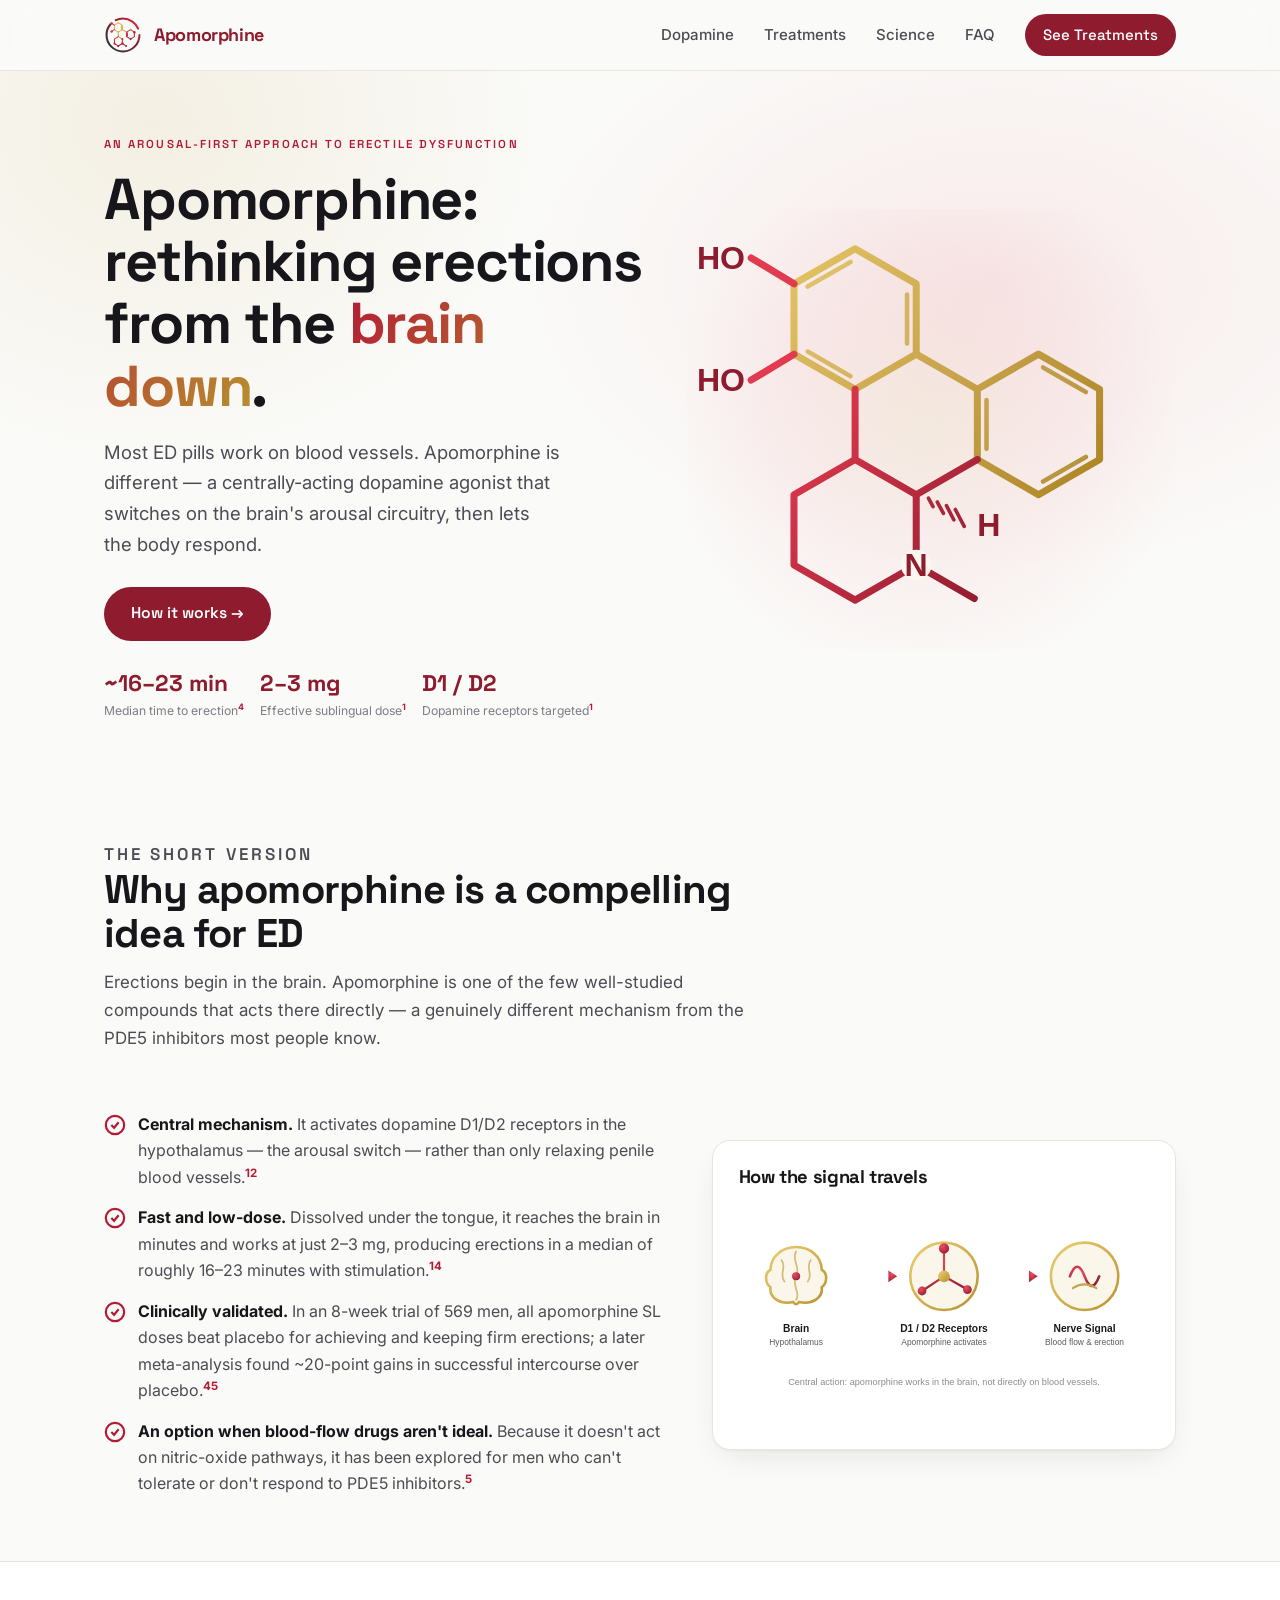
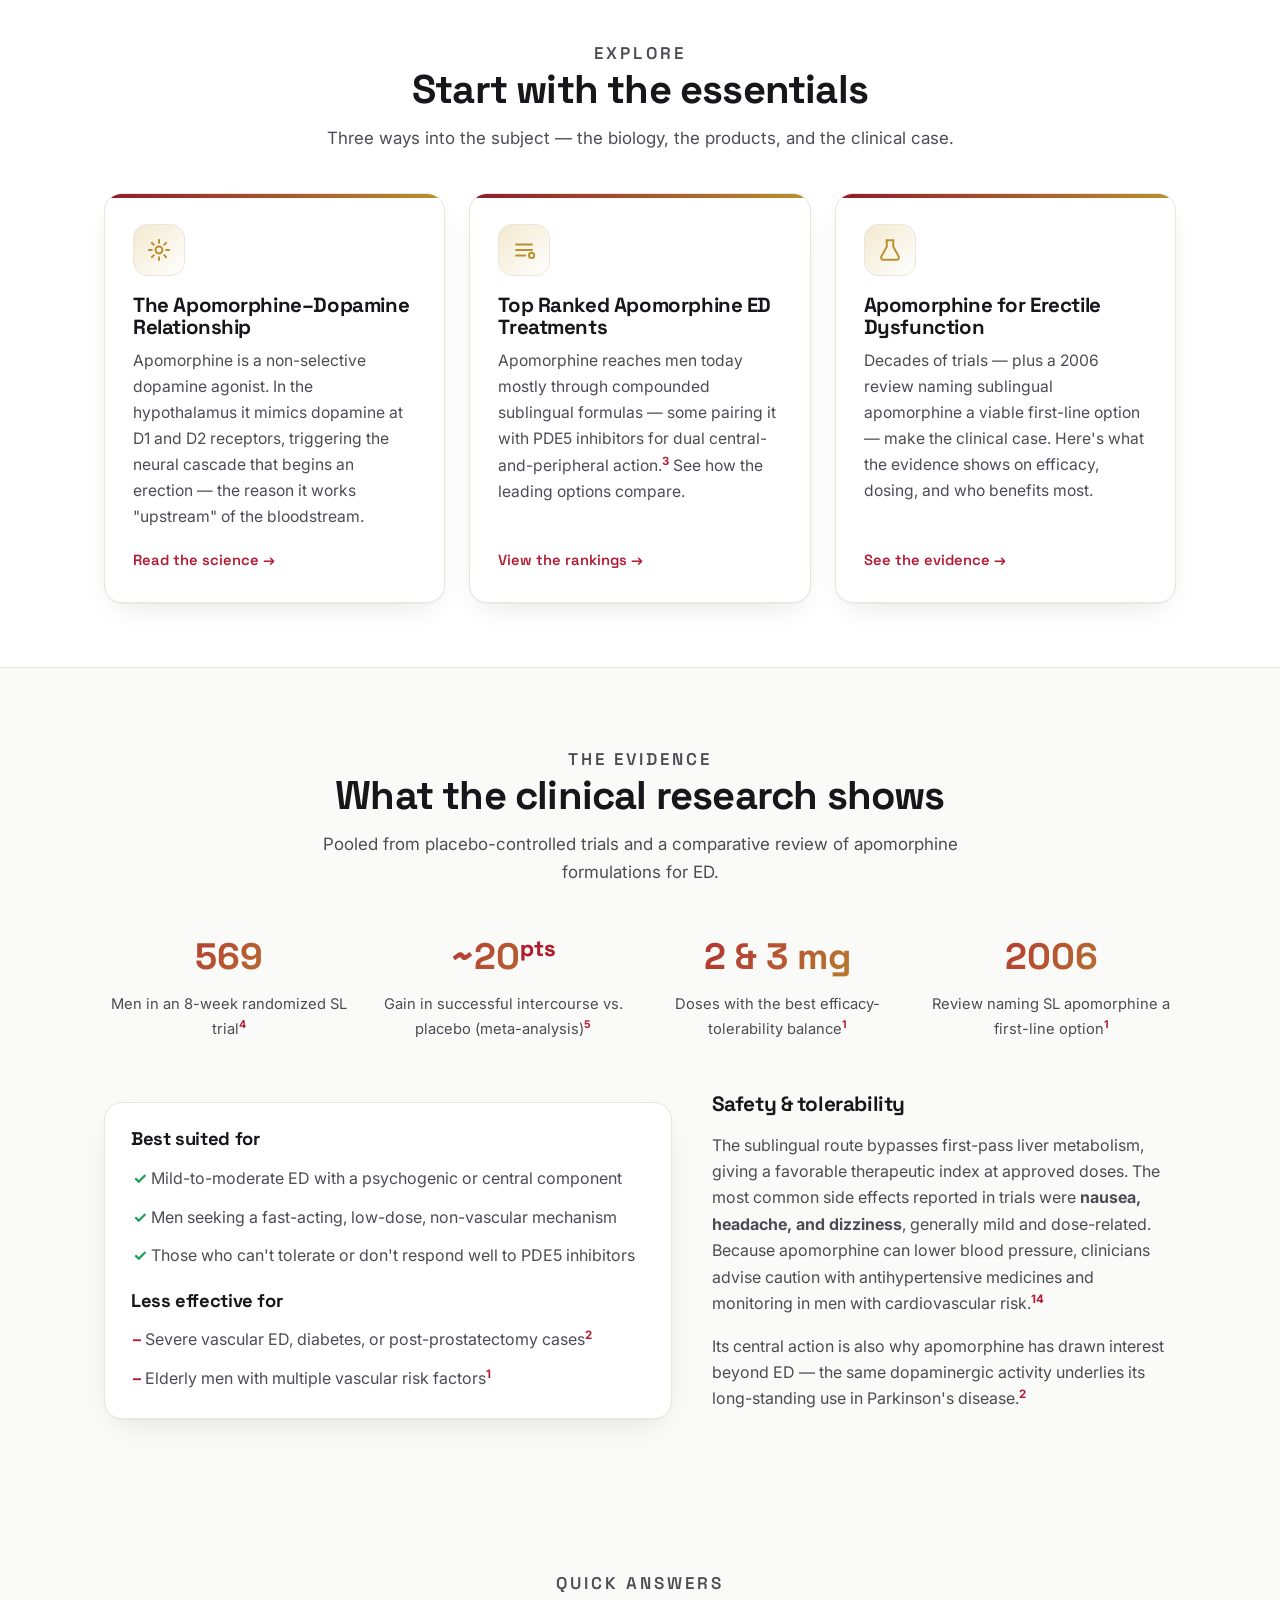
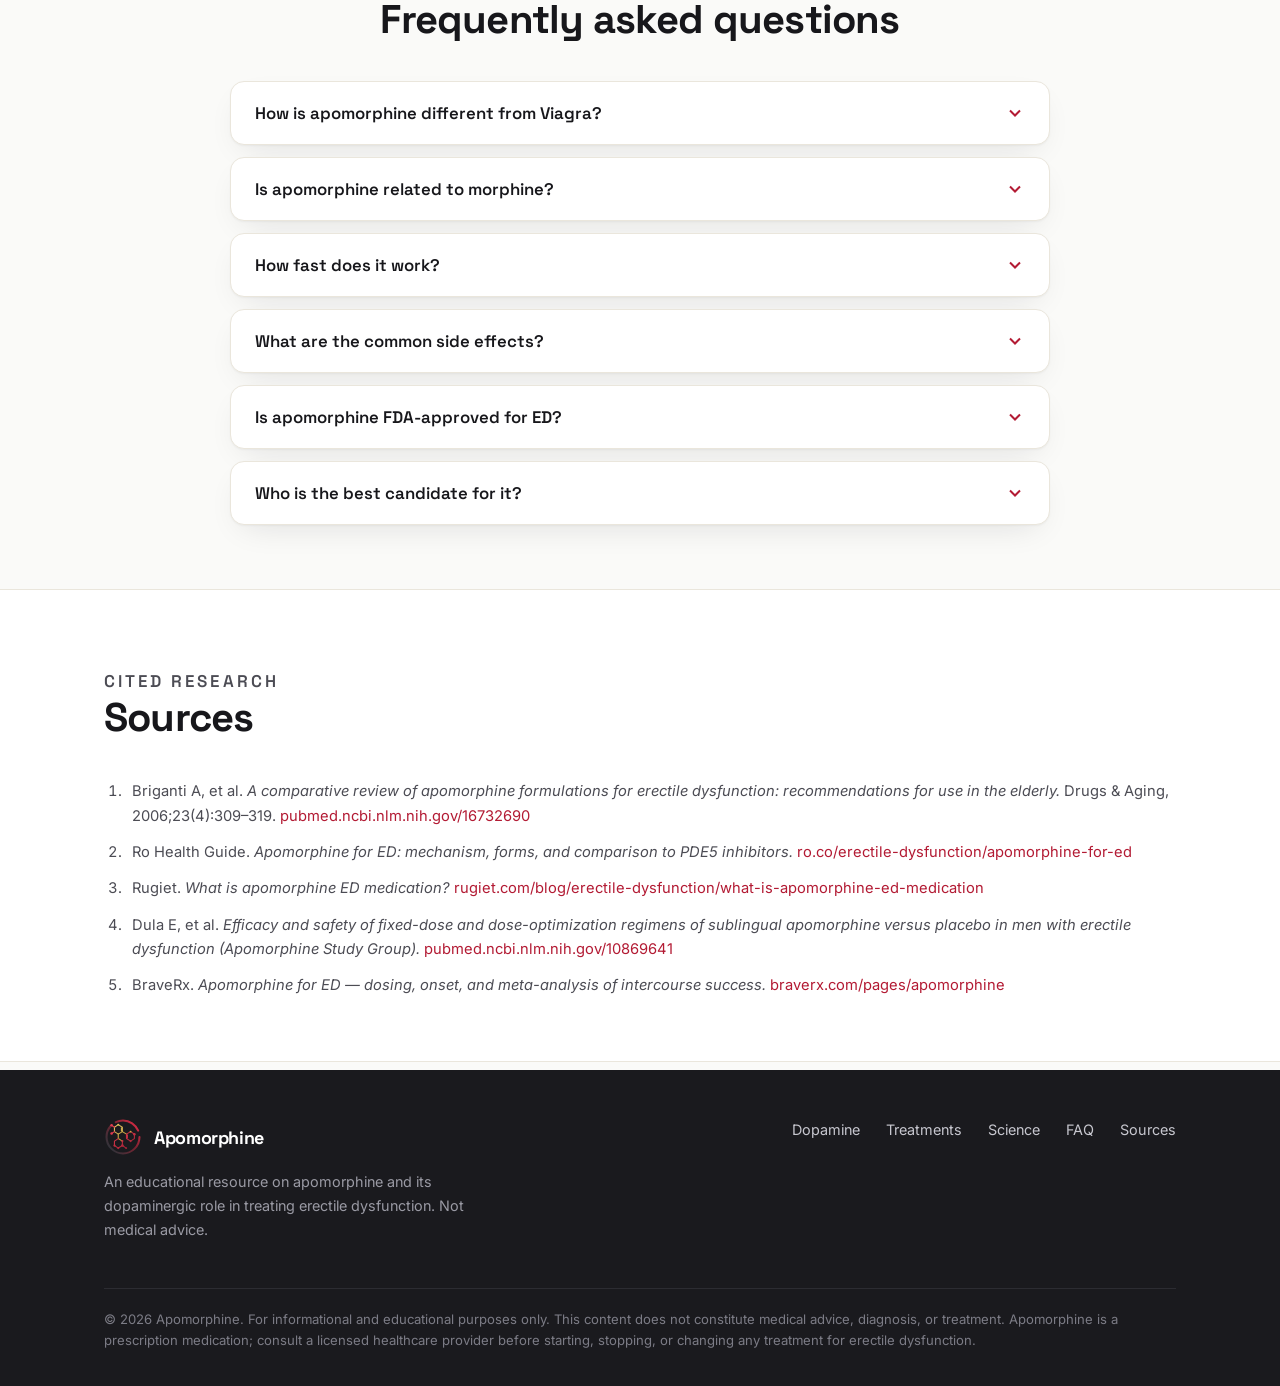
<file: index.html>
<!DOCTYPE html>
<html lang="en">
<head>
<!-- Google tag (gtag.js) -->
<script async src="https://www.googletagmanager.com/gtag/js?id=G-L80E359ZR2"></script>
<script>
  window.dataLayer = window.dataLayer || [];
  function gtag(){dataLayer.push(arguments);}
  gtag('js', new Date());

  gtag('config', 'G-L80E359ZR2');
</script>
<meta charset="UTF-8">
<meta name="viewport" content="width=device-width, initial-scale=1.0">
<title>Apomorphine for ED — The Dopamine Approach to Erectile Dysfunction</title>
<meta name="description" content="An evidence-based guide to apomorphine for erectile dysfunction: how this dopamine agonist works, its efficacy in treating ED, and top-ranked treatments.">
<link rel="canonical" href="https://www.apomorphine.com/">
<meta name="robots" content="index, follow, max-image-preview:large, max-snippet:-1, max-video-preview:-1">
<meta name="googlebot" content="index, follow">
<meta name="theme-color" content="#8E1B2E">
<meta name="author" content="Apomorphine">
<meta property="og:type" content="website">
<meta property="og:site_name" content="Apomorphine">
<meta property="og:locale" content="en_US">
<meta property="og:title" content="Apomorphine for ED — The Dopamine Approach to Erectile Dysfunction">
<meta property="og:description" content="An evidence-based guide to apomorphine for erectile dysfunction: how this dopamine agonist works, its efficacy in treating ED, and top-ranked treatments.">
<meta property="og:url" content="https://www.apomorphine.com/">
<meta property="og:image" content="https://www.apomorphine.com/assets/img/og-image.png">
<meta property="og:image:type" content="image/png">
<meta property="og:image:width" content="1200">
<meta property="og:image:height" content="630">
<meta property="og:image:alt" content="Apomorphine molecular structure — the dopamine-first approach to ED">
<meta name="twitter:card" content="summary_large_image">
<meta name="twitter:title" content="Apomorphine for ED — The Dopamine Approach to Erectile Dysfunction">
<meta name="twitter:description" content="An evidence-based guide to apomorphine for erectile dysfunction: how this dopamine agonist works, its efficacy in treating ED, and top-ranked treatments.">
<meta name="twitter:image" content="https://www.apomorphine.com/assets/img/og-image.png">
<meta name="twitter:image:alt" content="Apomorphine molecular structure">
<link rel="icon" type="image/svg+xml" href="assets/img/logo.svg">
<link rel="preconnect" href="https://fonts.googleapis.com">
<link rel="preconnect" href="https://fonts.gstatic.com" crossorigin>
<link href="https://fonts.googleapis.com/css2?family=Space+Grotesk:wght@500;600;700&family=Inter:wght@400;500;600&display=swap" rel="stylesheet">
<link rel="stylesheet" href="assets/styles.css">
</head>
<body>

<!-- ===== Header ===== -->
<header class="site-header">
  <div class="wrap nav">
    <a class="brand" href="#top">
      <img src="assets/img/logo.svg" alt="Apomorphine molecule logo">
      <span>Apomorphine</span>
    </a>
    <nav class="nav-links">
      <a href="#relationship">Dopamine</a>
      <a href="ranked-apomorphine/">Treatments</a>
      <a href="#science">Science</a>
      <a href="#faq">FAQ</a>
      <a class="nav-cta" href="ranked-apomorphine/">See Treatments</a>
    </nav>
  </div>
</header>

<main id="top">

<!-- ===== Hero ===== -->
<section class="hero">
  <div class="wrap">
    <div class="hero-copy reveal">
      <p class="eyebrow">An arousal-first approach to erectile dysfunction</p>
      <h1>Apomorphine: rethinking erections from the <span class="grad">brain down</span>.</h1>
      <p class="lede">Most ED pills work on blood vessels. Apomorphine is different — a centrally-acting dopamine agonist that switches on the brain's arousal circuitry, then lets the body respond.</p>
      <div class="hero-cta">
        <a class="btn btn-primary" href="#relationship">How it works →</a>
      </div>
      <div class="hero-badges">
        <div class="stat"><b>~16–23 min</b><span>Median time to erection<a href="#src-4" class="cite">4</a></span></div>
        <div class="stat"><b>2–3 mg</b><span>Effective sublingual dose<a href="#src-1" class="cite">1</a></span></div>
        <div class="stat"><b>D1 / D2</b><span>Dopamine receptors targeted<a href="#src-1" class="cite">1</a></span></div>
      </div>
    </div>
    <div class="hero-art reveal">
      <img src="assets/img/hero-molecule.svg" alt="Stylized apomorphine molecular structure in gold and crimson">
    </div>
  </div>
</section>

<!-- ===== Summary / positive effects ===== -->
<section id="summary">
  <div class="wrap">
    <div class="section-head">
      <p class="eyebrow">The short version</p>
      <h2>Why apomorphine is a compelling idea for ED</h2>
      <p>Erections begin in the brain. Apomorphine is one of the few well-studied compounds that acts there directly — a genuinely different mechanism from the PDE5 inhibitors most people know.</p>
    </div>
    <div class="summary-grid">
      <div class="reveal">
        <ul>
          <li>
            <svg viewBox="0 0 24 24" fill="none" stroke="#B31B34" stroke-width="2.4"><circle cx="12" cy="12" r="10"/><path d="M8 12l3 3 5-6"/></svg>
            <span><b>Central mechanism.</b> It activates dopamine D1/D2 receptors in the hypothalamus — the arousal switch — rather than only relaxing penile blood vessels.<a href="#src-1" class="cite">1</a><a href="#src-2" class="cite">2</a></span>
          </li>
          <li>
            <svg viewBox="0 0 24 24" fill="none" stroke="#B31B34" stroke-width="2.4"><circle cx="12" cy="12" r="10"/><path d="M8 12l3 3 5-6"/></svg>
            <span><b>Fast and low-dose.</b> Dissolved under the tongue, it reaches the brain in minutes and works at just 2–3 mg, producing erections in a median of roughly 16–23 minutes with stimulation.<a href="#src-1" class="cite">1</a><a href="#src-4" class="cite">4</a></span>
          </li>
          <li>
            <svg viewBox="0 0 24 24" fill="none" stroke="#B31B34" stroke-width="2.4"><circle cx="12" cy="12" r="10"/><path d="M8 12l3 3 5-6"/></svg>
            <span><b>Clinically validated.</b> In an 8-week trial of 569 men, all apomorphine SL doses beat placebo for achieving and keeping firm erections; a later meta-analysis found ~20-point gains in successful intercourse over placebo.<a href="#src-4" class="cite">4</a><a href="#src-5" class="cite">5</a></span>
          </li>
          <li>
            <svg viewBox="0 0 24 24" fill="none" stroke="#B31B34" stroke-width="2.4"><circle cx="12" cy="12" r="10"/><path d="M8 12l3 3 5-6"/></svg>
            <span><b>An option when blood-flow drugs aren't ideal.</b> Because it doesn't act on nitric-oxide pathways, it has been explored for men who can't tolerate or don't respond to PDE5 inhibitors.<a href="#src-5" class="cite">5</a></span>
          </li>
        </ul>
      </div>
      <div class="pathway-card reveal">
        <h3>How the signal travels</h3>
        <img src="assets/img/pathway.svg" alt="Diagram showing apomorphine activating brain dopamine receptors, which send a nerve signal leading to an erection">
      </div>
    </div>
  </div>
</section>

<!-- ===== Three feature cards ===== -->
<section class="alt" id="cards">
  <div class="wrap">
    <div class="section-head center">
      <p class="eyebrow">Explore</p>
      <h2>Start with the essentials</h2>
      <p>Three ways into the subject — the biology, the products, and the clinical case.</p>
    </div>
    <div class="cards">

      <article class="card reveal" id="relationship">
        <div class="icon">
          <svg width="26" height="26" viewBox="0 0 24 24" fill="none" stroke="#B8912E" stroke-width="1.8"><circle cx="12" cy="12" r="3.2"/><path d="M12 2v4M12 18v4M4.9 4.9l2.8 2.8M16.3 16.3l2.8 2.8M2 12h4M18 12h4M4.9 19.1l2.8-2.8M16.3 7.7l2.8-2.8"/></svg>
        </div>
        <h3>The Apomorphine–Dopamine Relationship</h3>
        <p>Apomorphine is a non-selective dopamine agonist. In the hypothalamus it mimics dopamine at D1 and D2 receptors, triggering the neural cascade that begins an erection — the reason it works "upstream" of the bloodstream.</p>
        <a class="card-link" href="apomorphine-dopamine/">Read the science →</a>
      </article>

      <article class="card reveal" id="treatments-teaser">
        <div class="icon">
          <svg width="26" height="26" viewBox="0 0 24 24" fill="none" stroke="#B8912E" stroke-width="1.8"><path d="M4 7h16M4 12h16M4 17h10"/><circle cx="19" cy="17" r="2.4"/></svg>
        </div>
        <h3>Top Ranked Apomorphine ED Treatments</h3>
        <p>Apomorphine reaches men today mostly through compounded sublingual formulas — some pairing it with PDE5 inhibitors for dual central-and-peripheral action.<a href="#src-3" class="cite">3</a> See how the leading options compare.</p>
        <a class="card-link" href="ranked-apomorphine/">View the rankings →</a>
      </article>

      <article class="card reveal">
        <div class="icon">
          <svg width="26" height="26" viewBox="0 0 24 24" fill="none" stroke="#B8912E" stroke-width="1.8"><path d="M9 3v6l-5 9a2 2 0 0 0 1.8 3h12.4A2 2 0 0 0 20 18l-5-9V3"/><path d="M8 3h8"/></svg>
        </div>
        <h3>Apomorphine for Erectile Dysfunction</h3>
        <p>Decades of trials — plus a 2006 review naming sublingual apomorphine a viable first-line option — make the clinical case. Here's what the evidence shows on efficacy, dosing, and who benefits most.</p>
        <a class="card-link" href="apomorphine-ed/">See the evidence →</a>
      </article>

    </div>
  </div>
</section>

<!-- ===== Science / stats band ===== -->
<section id="science">
  <div class="wrap">
    <div class="section-head center">
      <p class="eyebrow">The evidence</p>
      <h2>What the clinical research shows</h2>
      <p>Pooled from placebo-controlled trials and a comparative review of apomorphine formulations for ED.</p>
    </div>
    <div class="stats-band">
      <div class="s reveal"><b>569</b><span>Men in an 8-week randomized SL trial<a href="#src-4" class="cite">4</a></span></div>
      <div class="s reveal"><b>~20<sup>pts</sup></b><span>Gain in successful intercourse vs. placebo (meta-analysis)<a href="#src-5" class="cite">5</a></span></div>
      <div class="s reveal"><b>2 &amp; 3 mg</b><span>Doses with the best efficacy-tolerability balance<a href="#src-1" class="cite">1</a></span></div>
      <div class="s reveal"><b>2006</b><span>Review naming SL apomorphine a first-line option<a href="#src-1" class="cite">1</a></span></div>
    </div>
    <div class="summary-grid" style="margin-top:52px">
      <div class="pathway-card reveal">
        <h3>Best suited for</h3>
        <ul style="list-style:none;padding:0;margin:0;display:grid;gap:12px">
          <li style="display:block;color:var(--ink-soft);padding-left:2px"><span style="color:#1f9d55;font-weight:700">✓</span> Mild-to-moderate ED with a psychogenic or central component</li>
          <li style="display:block;color:var(--ink-soft);padding-left:2px"><span style="color:#1f9d55;font-weight:700">✓</span> Men seeking a fast-acting, low-dose, non-vascular mechanism</li>
          <li style="display:block;color:var(--ink-soft);padding-left:2px"><span style="color:#1f9d55;font-weight:700">✓</span> Those who can't tolerate or don't respond well to PDE5 inhibitors</li>
        </ul>
        <h3 style="margin-top:22px">Less effective for</h3>
        <ul style="list-style:none;padding:0;margin:0;display:grid;gap:12px">
          <li style="display:block;color:var(--ink-soft);padding-left:2px"><span style="color:var(--crimson);font-weight:700">–</span> Severe vascular ED, diabetes, or post-prostatectomy cases<a href="#src-2" class="cite">2</a></li>
          <li style="display:block;color:var(--ink-soft);padding-left:2px"><span style="color:var(--crimson);font-weight:700">–</span> Elderly men with multiple vascular risk factors<a href="#src-1" class="cite">1</a></li>
        </ul>
      </div>
      <div class="reveal">
        <h3 style="font-size:1.3rem;margin-bottom:12px">Safety &amp; tolerability</h3>
        <p style="color:var(--ink-soft)">The sublingual route bypasses first-pass liver metabolism, giving a favorable therapeutic index at approved doses. The most common side effects reported in trials were <b>nausea, headache, and dizziness</b>, generally mild and dose-related. Because apomorphine can lower blood pressure, clinicians advise caution with antihypertensive medicines and monitoring in men with cardiovascular risk.<a href="#src-1" class="cite">1</a><a href="#src-4" class="cite">4</a></p>
        <p style="color:var(--ink-soft)">Its central action is also why apomorphine has drawn interest beyond ED — the same dopaminergic activity underlies its long-standing use in Parkinson's disease.<a href="#src-2" class="cite">2</a></p>
      </div>
    </div>
  </div>
</section>

<!-- ===== FAQ ===== -->
<section id="faq">
  <div class="wrap">
    <div class="section-head center">
      <p class="eyebrow">Quick answers</p>
      <h2>Frequently asked questions</h2>
    </div>
    <div class="faq">

      <div class="faq-item">
        <button class="faq-q">How is apomorphine different from Viagra?<svg class="chev" width="20" height="20" viewBox="0 0 24 24" fill="none" stroke="currentColor" stroke-width="2.4"><path d="M6 9l6 6 6-6"/></svg></button>
        <div class="faq-a"><p>Viagra and other PDE5 inhibitors work on blood vessels in the penis to improve blood flow. Apomorphine works in the brain — it activates dopamine receptors that begin the arousal signal. Different mechanism, different starting point. In head-to-head studies sildenafil generally produced stronger erectile responses, but apomorphine offers a central option for men whose ED has a neurological or psychogenic component.<a href="#src-2" class="cite">2</a></p></div>
      </div>

      <div class="faq-item">
        <button class="faq-q">Is apomorphine related to morphine?<svg class="chev" width="20" height="20" viewBox="0 0 24 24" fill="none" stroke="currentColor" stroke-width="2.4"><path d="M6 9l6 6 6-6"/></svg></button>
        <div class="faq-a"><p>No — despite the name, apomorphine is not an opioid and does not act on opioid receptors or cause opioid effects. It was historically derived from morphine chemically, but pharmacologically it is a dopamine agonist.<a href="#src-2" class="cite">2</a></p></div>
      </div>

      <div class="faq-item">
        <button class="faq-q">How fast does it work?<svg class="chev" width="20" height="20" viewBox="0 0 24 24" fill="none" stroke="currentColor" stroke-width="2.4"><path d="M6 9l6 6 6-6"/></svg></button>
        <div class="faq-a"><p>Taken sublingually (under the tongue), apomorphine is absorbed quickly and reaches the brain within minutes. In clinical trials the median time to an erection with sexual stimulation was about 16–23 minutes, and many product guides cite roughly 15–20 minutes.<a href="#src-4" class="cite">4</a></p></div>
      </div>

      <div class="faq-item">
        <button class="faq-q">What are the common side effects?<svg class="chev" width="20" height="20" viewBox="0 0 24 24" fill="none" stroke="currentColor" stroke-width="2.4"><path d="M6 9l6 6 6-6"/></svg></button>
        <div class="faq-a"><p>The most frequently reported effects in trials were nausea, headache, and dizziness, usually mild and dose-related. Because apomorphine can lower blood pressure and occasionally cause fainting, it should be used cautiously alongside blood-pressure medication and under medical supervision.<a href="#src-1" class="cite">1</a><a href="#src-4" class="cite">4</a></p></div>
      </div>

      <div class="faq-item">
        <button class="faq-q">Is apomorphine FDA-approved for ED?<svg class="chev" width="20" height="20" viewBox="0 0 24 24" fill="none" stroke="currentColor" stroke-width="2.4"><path d="M6 9l6 6 6-6"/></svg></button>
        <div class="faq-a"><p>Not in the United States. Apomorphine is FDA-approved for Parkinson's disease, and the branded sublingual ED tablets (Uprima/Ixense) were approved in Europe but are no longer marketed. Where it is used for ED, it is typically compounded and prescribed off-label by a clinician.<a href="#src-2" class="cite">2</a></p></div>
      </div>

      <div class="faq-item">
        <button class="faq-q">Who is the best candidate for it?<svg class="chev" width="20" height="20" viewBox="0 0 24 24" fill="none" stroke="currentColor" stroke-width="2.4"><path d="M6 9l6 6 6-6"/></svg></button>
        <div class="faq-a"><p>Evidence points to men with mild-to-moderate ED, particularly where a central or psychogenic factor is involved, or those who can't use PDE5 inhibitors. It tends to be less effective in severe vascular ED, diabetes, after prostate surgery, or in older men with multiple vascular risk factors.<a href="#src-1" class="cite">1</a><a href="#src-2" class="cite">2</a></p></div>
      </div>

    </div>
  </div>
</section>

<!-- ===== Sources ===== -->
<section class="alt sources" id="sources">
  <div class="wrap">
    <div class="section-head">
      <p class="eyebrow">Cited research</p>
      <h2>Sources</h2>
    </div>
    <ol>
      <li id="src-1">Briganti A, et al. <em>A comparative review of apomorphine formulations for erectile dysfunction: recommendations for use in the elderly.</em> Drugs &amp; Aging, 2006;23(4):309–319. <a href="https://pubmed.ncbi.nlm.nih.gov/16732690/" target="_blank" rel="noopener">pubmed.ncbi.nlm.nih.gov/16732690</a></li>
      <li id="src-2">Ro Health Guide. <em>Apomorphine for ED: mechanism, forms, and comparison to PDE5 inhibitors.</em> <a href="https://ro.co/erectile-dysfunction/apomorphine-for-ed/" target="_blank" rel="noopener">ro.co/erectile-dysfunction/apomorphine-for-ed</a></li>
      <li id="src-3">Rugiet. <em>What is apomorphine ED medication?</em> <a href="https://www.rugiet.com/blog/erectile-dysfunction/what-is-apomorphine-ed-medication" target="_blank" rel="noopener">rugiet.com/blog/erectile-dysfunction/what-is-apomorphine-ed-medication</a></li>
      <li id="src-4">Dula E, et al. <em>Efficacy and safety of fixed-dose and dose-optimization regimens of sublingual apomorphine versus placebo in men with erectile dysfunction (Apomorphine Study Group).</em> <a href="https://pubmed.ncbi.nlm.nih.gov/10869641/" target="_blank" rel="noopener">pubmed.ncbi.nlm.nih.gov/10869641</a></li>
      <li id="src-5">BraveRx. <em>Apomorphine for ED — dosing, onset, and meta-analysis of intercourse success.</em> <a href="https://braverx.com/pages/apomorphine" target="_blank" rel="noopener">braverx.com/pages/apomorphine</a></li>
    </ol>
  </div>
</section>

</main>

<!-- ===== Footer ===== -->
<footer class="site-footer">
  <div class="wrap">
    <div>
      <a class="brand" href="#top"><img src="assets/img/logo.svg" alt="" width="34" height="34"><span>Apomorphine</span></a>
      <p>An educational resource on apomorphine and its dopaminergic role in treating erectile dysfunction. Not medical advice.</p>
    </div>
    <div class="f-links">
      <a href="#relationship">Dopamine</a>
      <a href="ranked-apomorphine/">Treatments</a>
      <a href="#science">Science</a>
      <a href="#faq">FAQ</a>
      <a href="#sources">Sources</a>
    </div>
    <div class="copy">
      © 2026 Apomorphine. For informational and educational purposes only. This content does not constitute medical advice, diagnosis, or treatment. Apomorphine is a prescription medication; consult a licensed healthcare provider before starting, stopping, or changing any treatment for erectile dysfunction.
    </div>
  </div>
</footer>

<script src="assets/app.js"></script>
<script type="application/ld+json">
{
  "@context": "https://schema.org",
  "@graph": [
    {
      "@type": "Organization",
      "@id": "https://www.apomorphine.com/#organization",
      "name": "Apomorphine",
      "url": "https://www.apomorphine.com/",
      "logo": "https://www.apomorphine.com/assets/img/logo.svg",
      "description": "Educational resource on apomorphine and its dopaminergic role in treating erectile dysfunction."
    },
    {
      "@type": "WebSite",
      "@id": "https://www.apomorphine.com/#website",
      "url": "https://www.apomorphine.com/",
      "name": "Apomorphine for ED",
      "inLanguage": "en",
      "publisher": {
        "@id": "https://www.apomorphine.com/#organization"
      }
    }
  ]
}
</script>
<script type="application/ld+json">
{
  "@context": "https://schema.org",
  "@type": "MedicalWebPage",
  "@id": "https://www.apomorphine.com/#webpage",
  "url": "https://www.apomorphine.com/",
  "name": "Apomorphine for ED — The Dopamine Approach to Erectile Dysfunction",
  "description": "An evidence-based guide to apomorphine for erectile dysfunction: how this dopamine agonist works, its efficacy in treating ED, and top-ranked treatments.",
  "inLanguage": "en",
  "isPartOf": {
    "@id": "https://www.apomorphine.com/#website"
  },
  "publisher": {
    "@id": "https://www.apomorphine.com/#organization"
  },
  "lastReviewed": "2026-07-18",
  "primaryImageOfPage": "https://www.apomorphine.com/assets/img/og-image.png",
  "about": {
    "@type": "Substance",
    "name": "Apomorphine",
    "description": "A centrally-acting dopamine (D1/D2) agonist studied as a low-dose sublingual treatment for erectile dysfunction.",
    "sameAs": [
      "https://en.wikipedia.org/wiki/Apomorphine",
      "https://pubchem.ncbi.nlm.nih.gov/compound/6005"
    ]
  }
}
</script>
<script type="application/ld+json">
{
  "@context": "https://schema.org",
  "@type": "FAQPage",
  "mainEntity": [
    {
      "@type": "Question",
      "name": "How is apomorphine different from Viagra?",
      "acceptedAnswer": {
        "@type": "Answer",
        "text": "Viagra and other PDE5 inhibitors work on blood vessels in the penis to improve blood flow. Apomorphine works in the brain — it activates dopamine receptors that begin the arousal signal. Different mechanism, different starting point. In head-to-head studies sildenafil generally produced stronger erectile responses, but apomorphine offers a central option for men whose ED has a neurological or psychogenic component."
      }
    },
    {
      "@type": "Question",
      "name": "Is apomorphine related to morphine?",
      "acceptedAnswer": {
        "@type": "Answer",
        "text": "No — despite the name, apomorphine is not an opioid and does not act on opioid receptors or cause opioid effects. It was historically derived from morphine chemically, but pharmacologically it is a dopamine agonist."
      }
    },
    {
      "@type": "Question",
      "name": "How fast does it work?",
      "acceptedAnswer": {
        "@type": "Answer",
        "text": "Taken sublingually (under the tongue), apomorphine is absorbed quickly and reaches the brain within minutes. In clinical trials the median time to an erection with sexual stimulation was about 16–23 minutes, and many product guides cite roughly 15–20 minutes."
      }
    },
    {
      "@type": "Question",
      "name": "What are the common side effects?",
      "acceptedAnswer": {
        "@type": "Answer",
        "text": "The most frequently reported effects in trials were nausea, headache, and dizziness, usually mild and dose-related. Because apomorphine can lower blood pressure and occasionally cause fainting, it should be used cautiously alongside blood-pressure medication and under medical supervision."
      }
    },
    {
      "@type": "Question",
      "name": "Is apomorphine FDA-approved for ED?",
      "acceptedAnswer": {
        "@type": "Answer",
        "text": "Not in the United States. Apomorphine is FDA-approved for Parkinson's disease, and the branded sublingual ED tablets (Uprima/Ixense) were approved in Europe but are no longer marketed. Where it is used for ED, it is typically compounded and prescribed off-label by a clinician."
      }
    },
    {
      "@type": "Question",
      "name": "Who is the best candidate for it?",
      "acceptedAnswer": {
        "@type": "Answer",
        "text": "Evidence points to men with mild-to-moderate ED, particularly where a central or psychogenic factor is involved, or those who can't use PDE5 inhibitors. It tends to be less effective in severe vascular ED, diabetes, after prostate surgery, or in older men with multiple vascular risk factors."
      }
    }
  ]
}
</script>
</body>
</html>
</file>
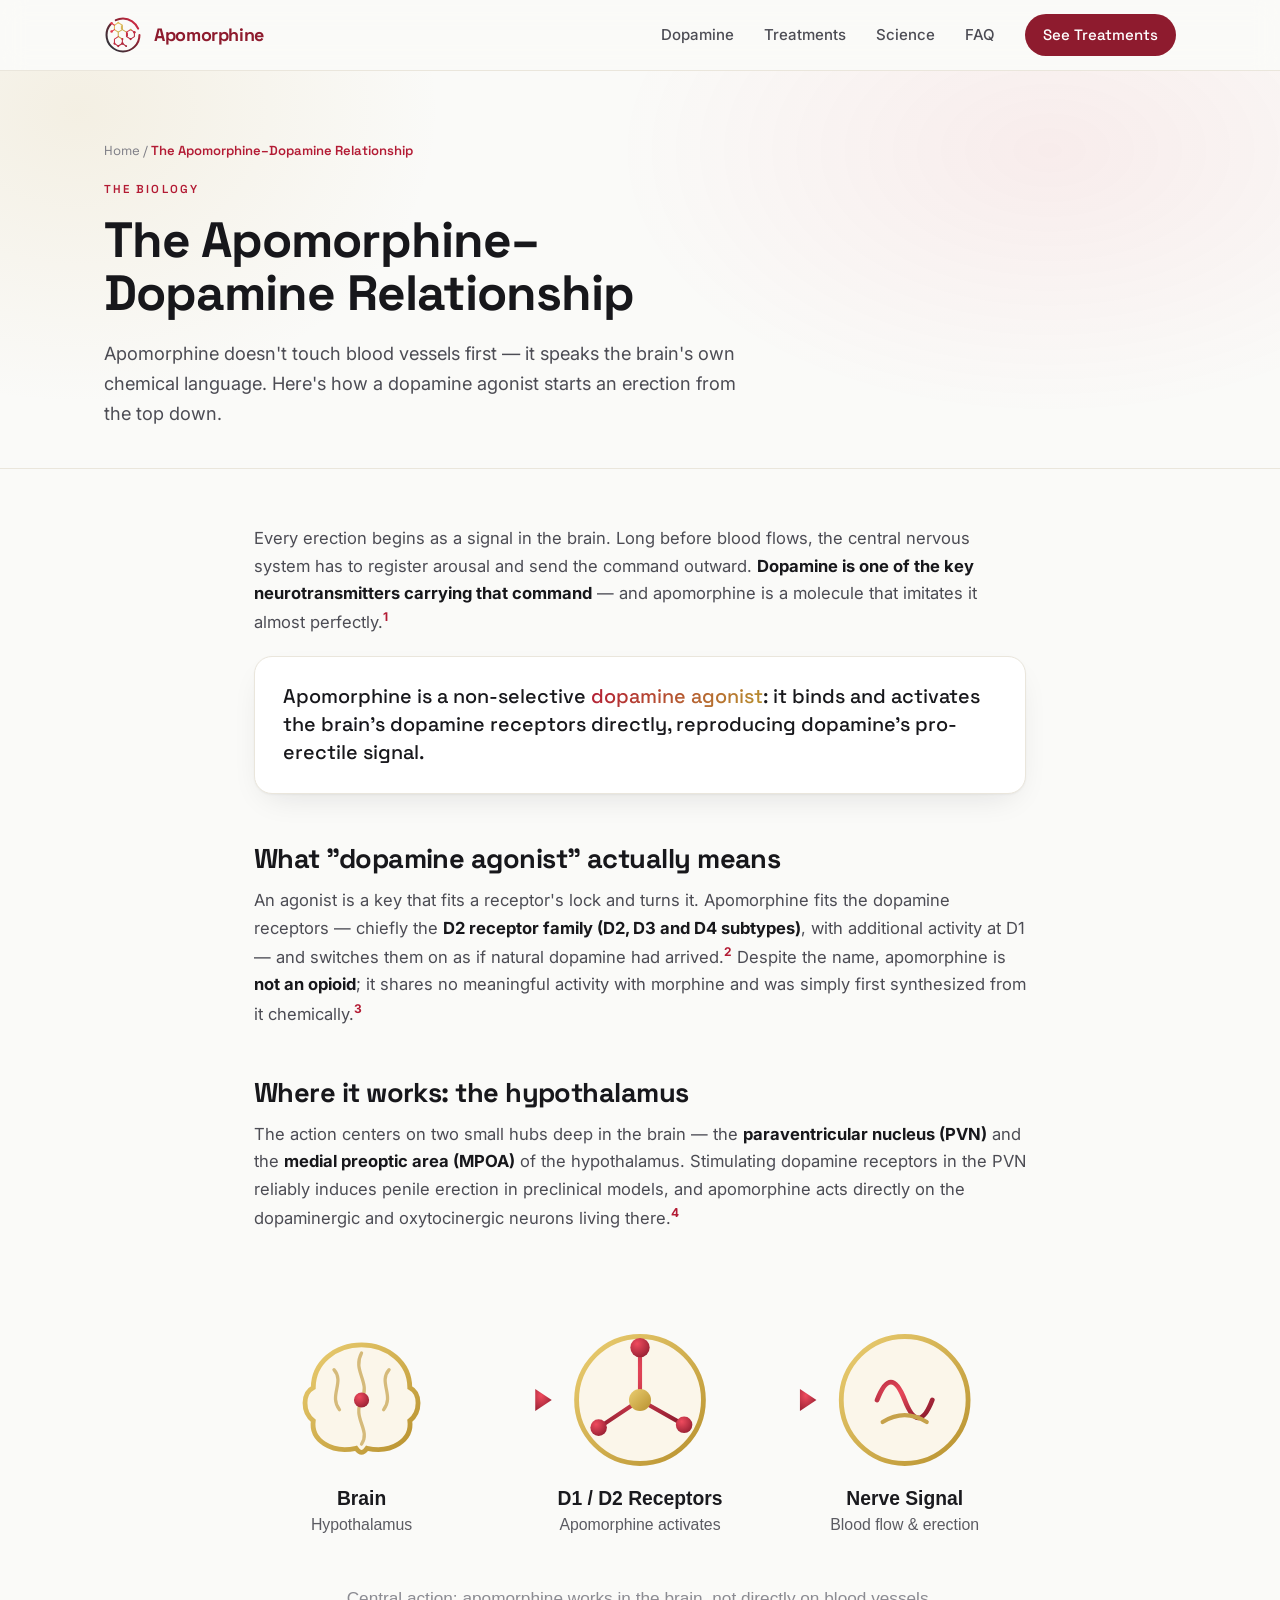
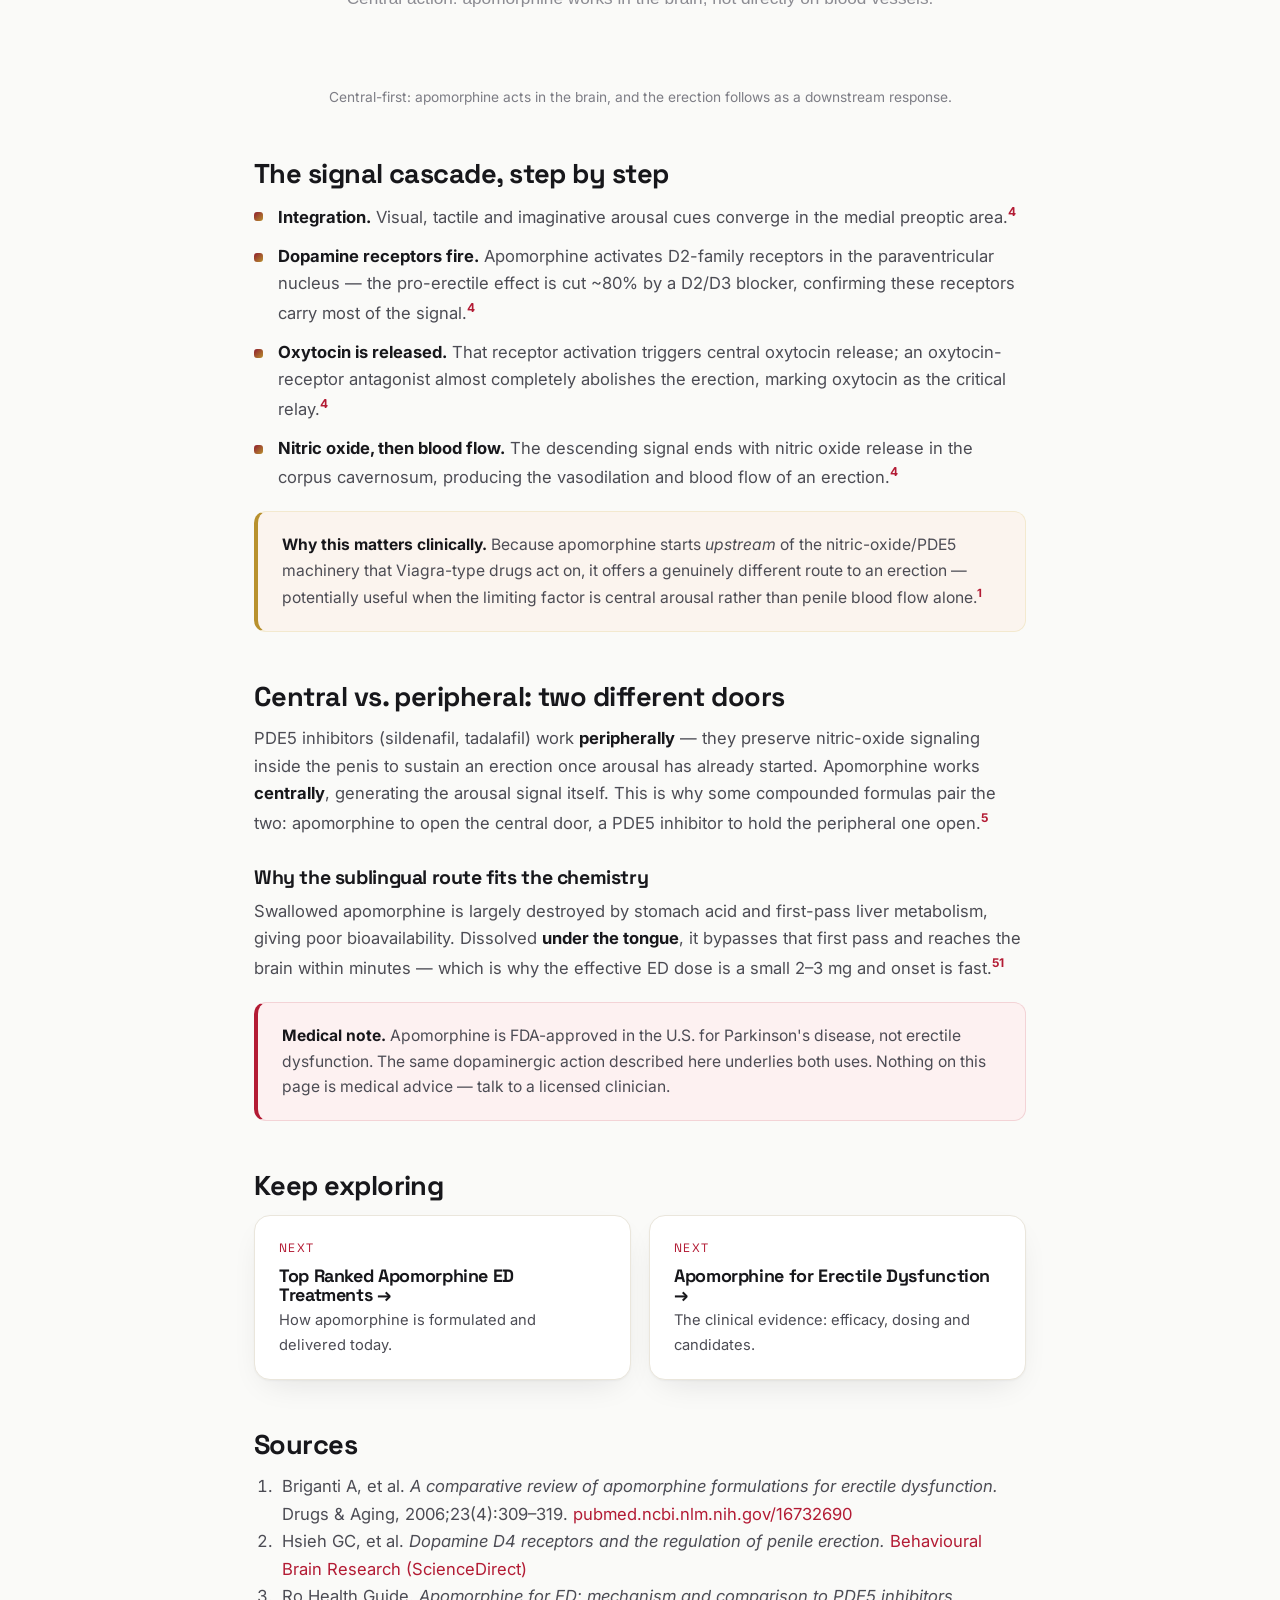
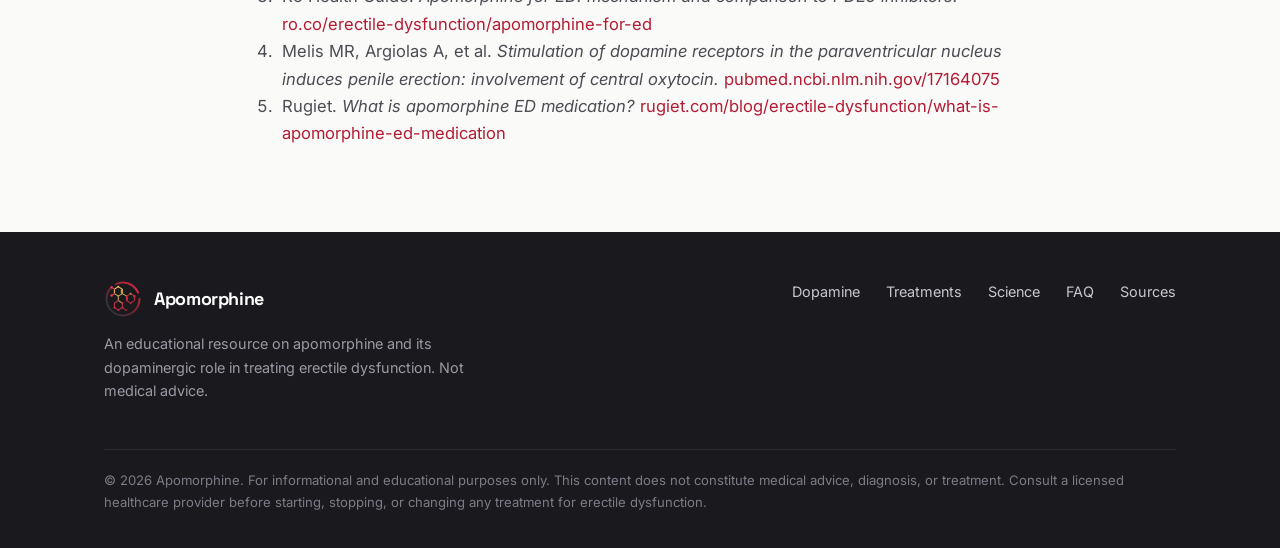
<file: apomorphine-dopamine/index.html>
<!DOCTYPE html>
<html lang="en">
<head>
<!-- Google tag (gtag.js) -->
<script async src="https://www.googletagmanager.com/gtag/js?id=G-L80E359ZR2"></script>
<script>
  window.dataLayer = window.dataLayer || [];
  function gtag(){dataLayer.push(arguments);}
  gtag('js', new Date());

  gtag('config', 'G-L80E359ZR2');
</script>
<meta charset="UTF-8">
<meta name="viewport" content="width=device-width, initial-scale=1.0">
<title>The Apomorphine–Dopamine Relationship — How It Triggers an Erection</title>
<meta name="description" content="How apomorphine mimics dopamine at D2-family receptors in the hypothalamus to switch on the brain's erection circuitry, via oxytocin and nitric oxide.">
<link rel="canonical" href="https://www.apomorphine.com/apomorphine-dopamine/">
<meta name="robots" content="index, follow, max-image-preview:large, max-snippet:-1, max-video-preview:-1">
<meta name="googlebot" content="index, follow">
<meta name="theme-color" content="#8E1B2E">
<meta name="author" content="Apomorphine">
<meta property="og:type" content="article">
<meta property="og:site_name" content="Apomorphine">
<meta property="og:locale" content="en_US">
<meta property="og:title" content="The Apomorphine–Dopamine Relationship — How It Triggers an Erection">
<meta property="og:description" content="How apomorphine mimics dopamine at D2-family receptors in the hypothalamus to switch on the brain's erection circuitry, via oxytocin and nitric oxide.">
<meta property="og:url" content="https://www.apomorphine.com/apomorphine-dopamine/">
<meta property="og:image" content="https://www.apomorphine.com/assets/img/og-image.png">
<meta property="og:image:type" content="image/png">
<meta property="og:image:width" content="1200">
<meta property="og:image:height" content="630">
<meta property="og:image:alt" content="Apomorphine molecular structure — the dopamine-first approach to ED">
<meta name="twitter:card" content="summary_large_image">
<meta name="twitter:title" content="The Apomorphine–Dopamine Relationship — How It Triggers an Erection">
<meta name="twitter:description" content="How apomorphine mimics dopamine at D2-family receptors in the hypothalamus to switch on the brain's erection circuitry, via oxytocin and nitric oxide.">
<meta name="twitter:image" content="https://www.apomorphine.com/assets/img/og-image.png">
<meta name="twitter:image:alt" content="Apomorphine molecular structure">
<link rel="icon" type="image/svg+xml" href="../assets/img/logo.svg">
<link rel="preconnect" href="https://fonts.googleapis.com">
<link rel="preconnect" href="https://fonts.gstatic.com" crossorigin>
<link href="https://fonts.googleapis.com/css2?family=Space+Grotesk:wght@500;600;700&family=Inter:wght@400;500;600&display=swap" rel="stylesheet">
<link rel="stylesheet" href="../assets/styles.css">
</head>
<body>

<header class="site-header">
  <div class="wrap nav">
    <a class="brand" href="../"><img src="../assets/img/logo.svg" alt="Apomorphine molecule logo"><span>Apomorphine</span></a>
    <nav class="nav-links">
      <a href="../apomorphine-dopamine/">Dopamine</a>
      <a href="../ranked-apomorphine/">Treatments</a>
      <a href="../apomorphine-ed/">Science</a>
      <a href="../#faq">FAQ</a>
      <a class="nav-cta" href="../ranked-apomorphine/">See Treatments</a>
    </nav>
  </div>
</header>

<main>
<section class="page-hero">
  <div class="wrap">
    <p class="crumbs"><a href="../">Home</a> / <span>The Apomorphine–Dopamine Relationship</span></p>
    <p class="eyebrow">The biology</p>
    <h1>The Apomorphine–Dopamine Relationship</h1>
    <p class="sub">Apomorphine doesn't touch blood vessels first — it speaks the brain's own chemical language. Here's how a dopamine agonist starts an erection from the top down.</p>
  </div>
</section>

<article class="article">
  <div class="wrap prose">

    <p>Every erection begins as a signal in the brain. Long before blood flows, the central nervous system has to register arousal and send the command outward. <strong>Dopamine is one of the key neurotransmitters carrying that command</strong> — and apomorphine is a molecule that imitates it almost perfectly.<a href="#s1" class="cite">1</a></p>

    <div class="pull reveal">Apomorphine is a non-selective <span>dopamine agonist</span>: it binds and activates the brain's dopamine receptors directly, reproducing dopamine's pro-erectile signal.</div>

    <h2>What "dopamine agonist" actually means</h2>
    <p>An agonist is a key that fits a receptor's lock and turns it. Apomorphine fits the dopamine receptors — chiefly the <strong>D2 receptor family (D2, D3 and D4 subtypes)</strong>, with additional activity at D1 — and switches them on as if natural dopamine had arrived.<a href="#s2" class="cite">2</a> Despite the name, apomorphine is <strong>not an opioid</strong>; it shares no meaningful activity with morphine and was simply first synthesized from it chemically.<a href="#s3" class="cite">3</a></p>

    <h2>Where it works: the hypothalamus</h2>
    <p>The action centers on two small hubs deep in the brain — the <strong>paraventricular nucleus (PVN)</strong> and the <strong>medial preoptic area (MPOA)</strong> of the hypothalamus. Stimulating dopamine receptors in the PVN reliably induces penile erection in preclinical models, and apomorphine acts directly on the dopaminergic and oxytocinergic neurons living there.<a href="#s4" class="cite">4</a></p>

    <figure class="reveal">
      <img src="../assets/img/pathway.svg" alt="Diagram: apomorphine activates brain dopamine receptors, which fire a nerve signal that leads to blood flow and an erection">
      <figcaption>Central-first: apomorphine acts in the brain, and the erection follows as a downstream response.</figcaption>
    </figure>

    <h2>The signal cascade, step by step</h2>
    <ul class="reveal">
      <li><strong>Integration.</strong> Visual, tactile and imaginative arousal cues converge in the medial preoptic area.<a href="#s4" class="cite">4</a></li>
      <li><strong>Dopamine receptors fire.</strong> Apomorphine activates D2-family receptors in the paraventricular nucleus — the pro-erectile effect is cut ~80% by a D2/D3 blocker, confirming these receptors carry most of the signal.<a href="#s4" class="cite">4</a></li>
      <li><strong>Oxytocin is released.</strong> That receptor activation triggers central oxytocin release; an oxytocin-receptor antagonist almost completely abolishes the erection, marking oxytocin as the critical relay.<a href="#s4" class="cite">4</a></li>
      <li><strong>Nitric oxide, then blood flow.</strong> The descending signal ends with nitric oxide release in the corpus cavernosum, producing the vasodilation and blood flow of an erection.<a href="#s4" class="cite">4</a></li>
    </ul>

    <div class="callout reveal"><b>Why this matters clinically.</b> Because apomorphine starts <em>upstream</em> of the nitric-oxide/PDE5 machinery that Viagra-type drugs act on, it offers a genuinely different route to an erection — potentially useful when the limiting factor is central arousal rather than penile blood flow alone.<a href="#s1" class="cite">1</a></div>

    <h2>Central vs. peripheral: two different doors</h2>
    <p>PDE5 inhibitors (sildenafil, tadalafil) work <strong>peripherally</strong> — they preserve nitric-oxide signaling inside the penis to sustain an erection once arousal has already started. Apomorphine works <strong>centrally</strong>, generating the arousal signal itself. This is why some compounded formulas pair the two: apomorphine to open the central door, a PDE5 inhibitor to hold the peripheral one open.<a href="#s5" class="cite">5</a></p>

    <h3>Why the sublingual route fits the chemistry</h3>
    <p>Swallowed apomorphine is largely destroyed by stomach acid and first-pass liver metabolism, giving poor bioavailability. Dissolved <strong>under the tongue</strong>, it bypasses that first pass and reaches the brain within minutes — which is why the effective ED dose is a small 2–3&nbsp;mg and onset is fast.<a href="#s5" class="cite">5</a><a href="#s1" class="cite">1</a></p>

    <div class="callout reveal" style="background:#FDF1F1;border-color:#f3d3d6;border-left-color:var(--crimson)">
      <b>Medical note.</b> Apomorphine is FDA-approved in the U.S. for Parkinson's disease, not erectile dysfunction. The same dopaminergic action described here underlies both uses. Nothing on this page is medical advice — talk to a licensed clinician.
    </div>

    <h2>Keep exploring</h2>
    <div class="next-cards">
      <a class="next-card" href="../ranked-apomorphine/">
        <div class="k">Next</div><h4>Top Ranked Apomorphine ED Treatments →</h4>
        <p>How apomorphine is formulated and delivered today.</p>
      </a>
      <a class="next-card" href="../apomorphine-ed/">
        <div class="k">Next</div><h4>Apomorphine for Erectile Dysfunction →</h4>
        <p>The clinical evidence: efficacy, dosing and candidates.</p>
      </a>
    </div>

    <h2 id="sources">Sources</h2>
    <ol class="sources" style="padding-left:22px">
      <li id="s1">Briganti A, et al. <em>A comparative review of apomorphine formulations for erectile dysfunction.</em> Drugs &amp; Aging, 2006;23(4):309–319. <a href="https://pubmed.ncbi.nlm.nih.gov/16732690/" target="_blank" rel="noopener">pubmed.ncbi.nlm.nih.gov/16732690</a></li>
      <li id="s2">Hsieh GC, et al. <em>Dopamine D4 receptors and the regulation of penile erection.</em> <a href="https://www.sciencedirect.com/science/article/abs/pii/S174067730600074X" target="_blank" rel="noopener">Behavioural Brain Research (ScienceDirect)</a></li>
      <li id="s3">Ro Health Guide. <em>Apomorphine for ED: mechanism and comparison to PDE5 inhibitors.</em> <a href="https://ro.co/erectile-dysfunction/apomorphine-for-ed/" target="_blank" rel="noopener">ro.co/erectile-dysfunction/apomorphine-for-ed</a></li>
      <li id="s4">Melis MR, Argiolas A, et al. <em>Stimulation of dopamine receptors in the paraventricular nucleus induces penile erection: involvement of central oxytocin.</em> <a href="https://pubmed.ncbi.nlm.nih.gov/17164075/" target="_blank" rel="noopener">pubmed.ncbi.nlm.nih.gov/17164075</a></li>
      <li id="s5">Rugiet. <em>What is apomorphine ED medication?</em> <a href="https://www.rugiet.com/blog/erectile-dysfunction/what-is-apomorphine-ed-medication" target="_blank" rel="noopener">rugiet.com/blog/erectile-dysfunction/what-is-apomorphine-ed-medication</a></li>
    </ol>

  </div>
</article>
</main>

<footer class="site-footer">
  <div class="wrap">
    <div>
      <a class="brand" href="../"><img src="../assets/img/logo.svg" alt="" width="34" height="34"><span>Apomorphine</span></a>
      <p>An educational resource on apomorphine and its dopaminergic role in treating erectile dysfunction. Not medical advice.</p>
    </div>
    <div class="f-links">
      <a href="../apomorphine-dopamine/">Dopamine</a>
      <a href="../ranked-apomorphine/">Treatments</a>
      <a href="../apomorphine-ed/">Science</a>
      <a href="../#faq">FAQ</a>
      <a href="../#sources">Sources</a>
    </div>
    <div class="copy">© 2026 Apomorphine. For informational and educational purposes only. This content does not constitute medical advice, diagnosis, or treatment. Consult a licensed healthcare provider before starting, stopping, or changing any treatment for erectile dysfunction.</div>
  </div>
</footer>

<script src="../assets/app.js"></script>
<script type="application/ld+json">
{
  "@context": "https://schema.org",
  "@type": "MedicalWebPage",
  "@id": "https://www.apomorphine.com/apomorphine-dopamine/#webpage",
  "url": "https://www.apomorphine.com/apomorphine-dopamine/",
  "name": "The Apomorphine–Dopamine Relationship — How It Triggers an Erection",
  "description": "How apomorphine mimics dopamine at D2-family receptors in the hypothalamus to switch on the brain's erection circuitry, via oxytocin and nitric oxide.",
  "inLanguage": "en",
  "isPartOf": {
    "@id": "https://www.apomorphine.com/#website"
  },
  "publisher": {
    "@id": "https://www.apomorphine.com/#organization"
  },
  "lastReviewed": "2026-07-18",
  "primaryImageOfPage": "https://www.apomorphine.com/assets/img/og-image.png",
  "about": {
    "@type": "Substance",
    "name": "Apomorphine",
    "description": "A centrally-acting dopamine (D1/D2) agonist studied as a low-dose sublingual treatment for erectile dysfunction.",
    "sameAs": [
      "https://en.wikipedia.org/wiki/Apomorphine",
      "https://pubchem.ncbi.nlm.nih.gov/compound/6005"
    ]
  }
}
</script>
<script type="application/ld+json">
{
  "@context": "https://schema.org",
  "@type": "BreadcrumbList",
  "itemListElement": [
    {
      "@type": "ListItem",
      "position": 1,
      "name": "Home",
      "item": "https://www.apomorphine.com/"
    },
    {
      "@type": "ListItem",
      "position": 2,
      "name": "The Apomorphine–Dopamine Relationship",
      "item": "https://www.apomorphine.com/apomorphine-dopamine/"
    }
  ]
}
</script>
</body>
</html>
</file>
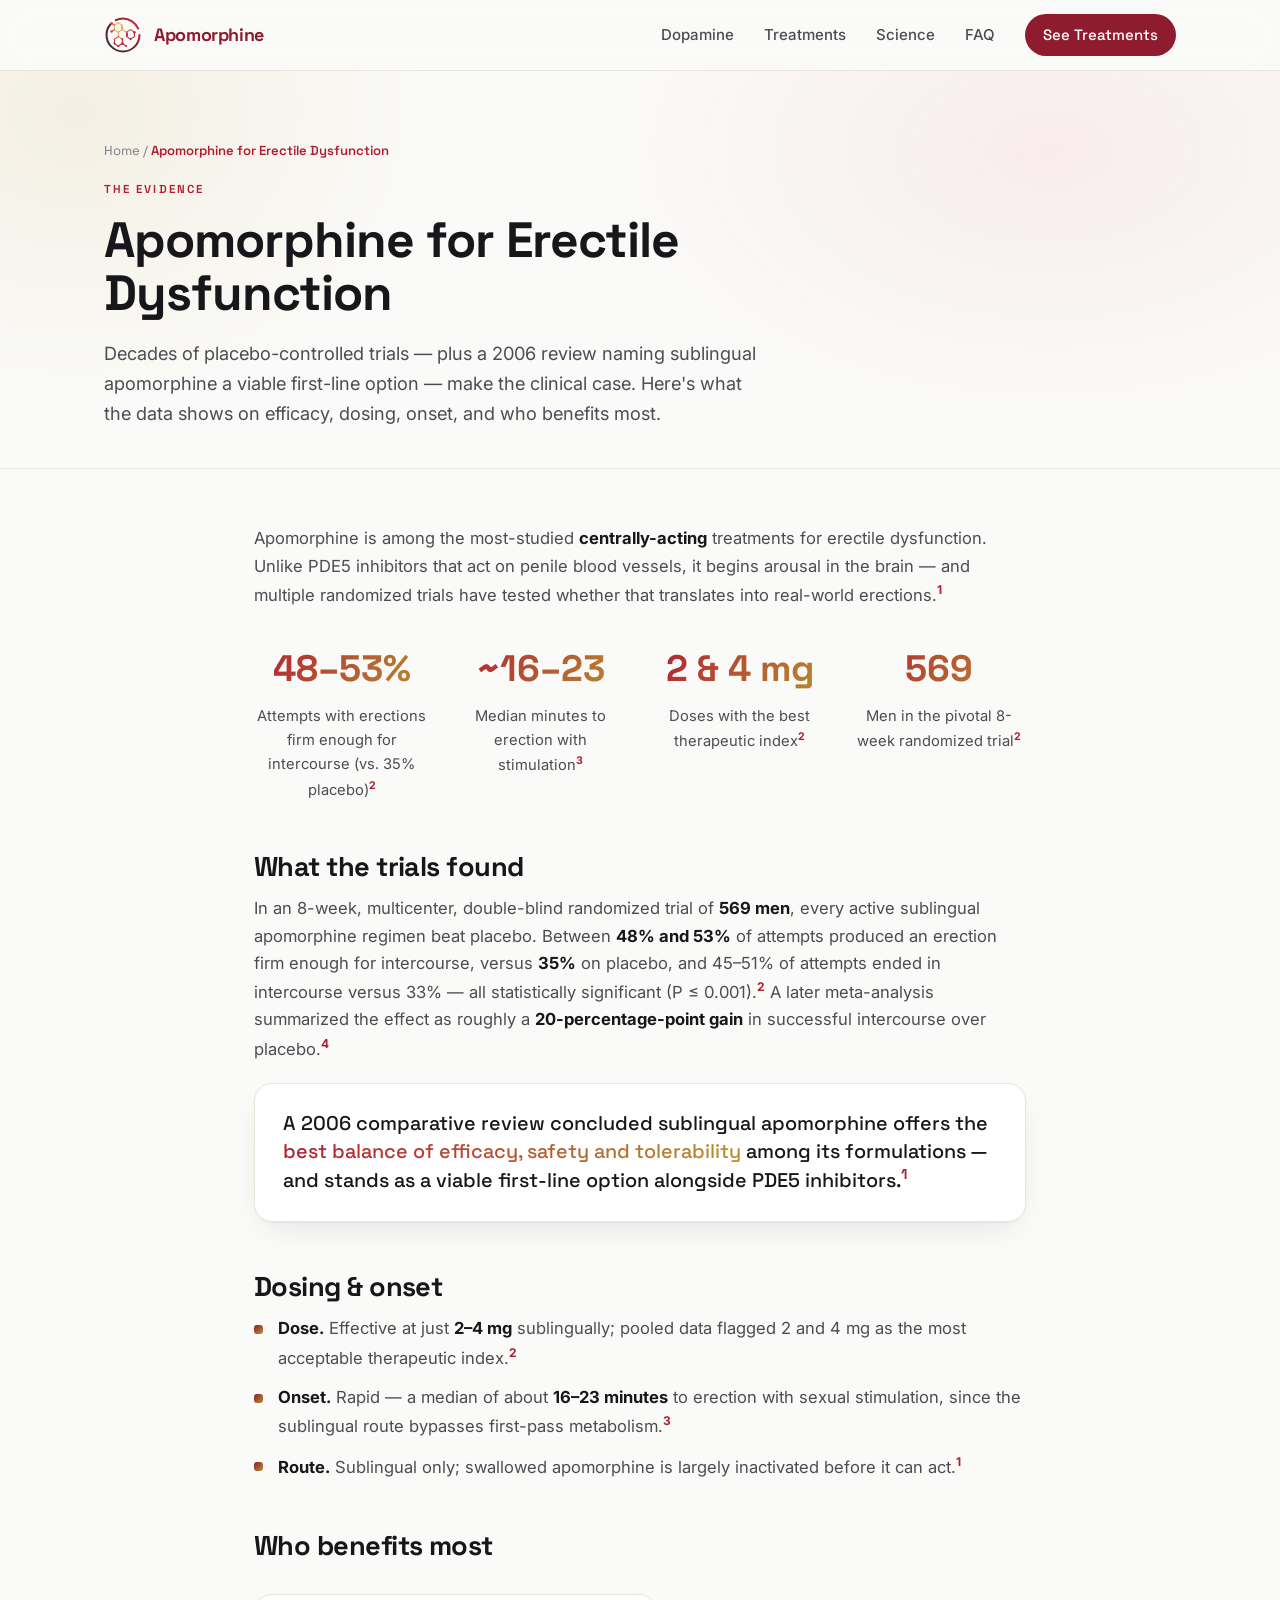
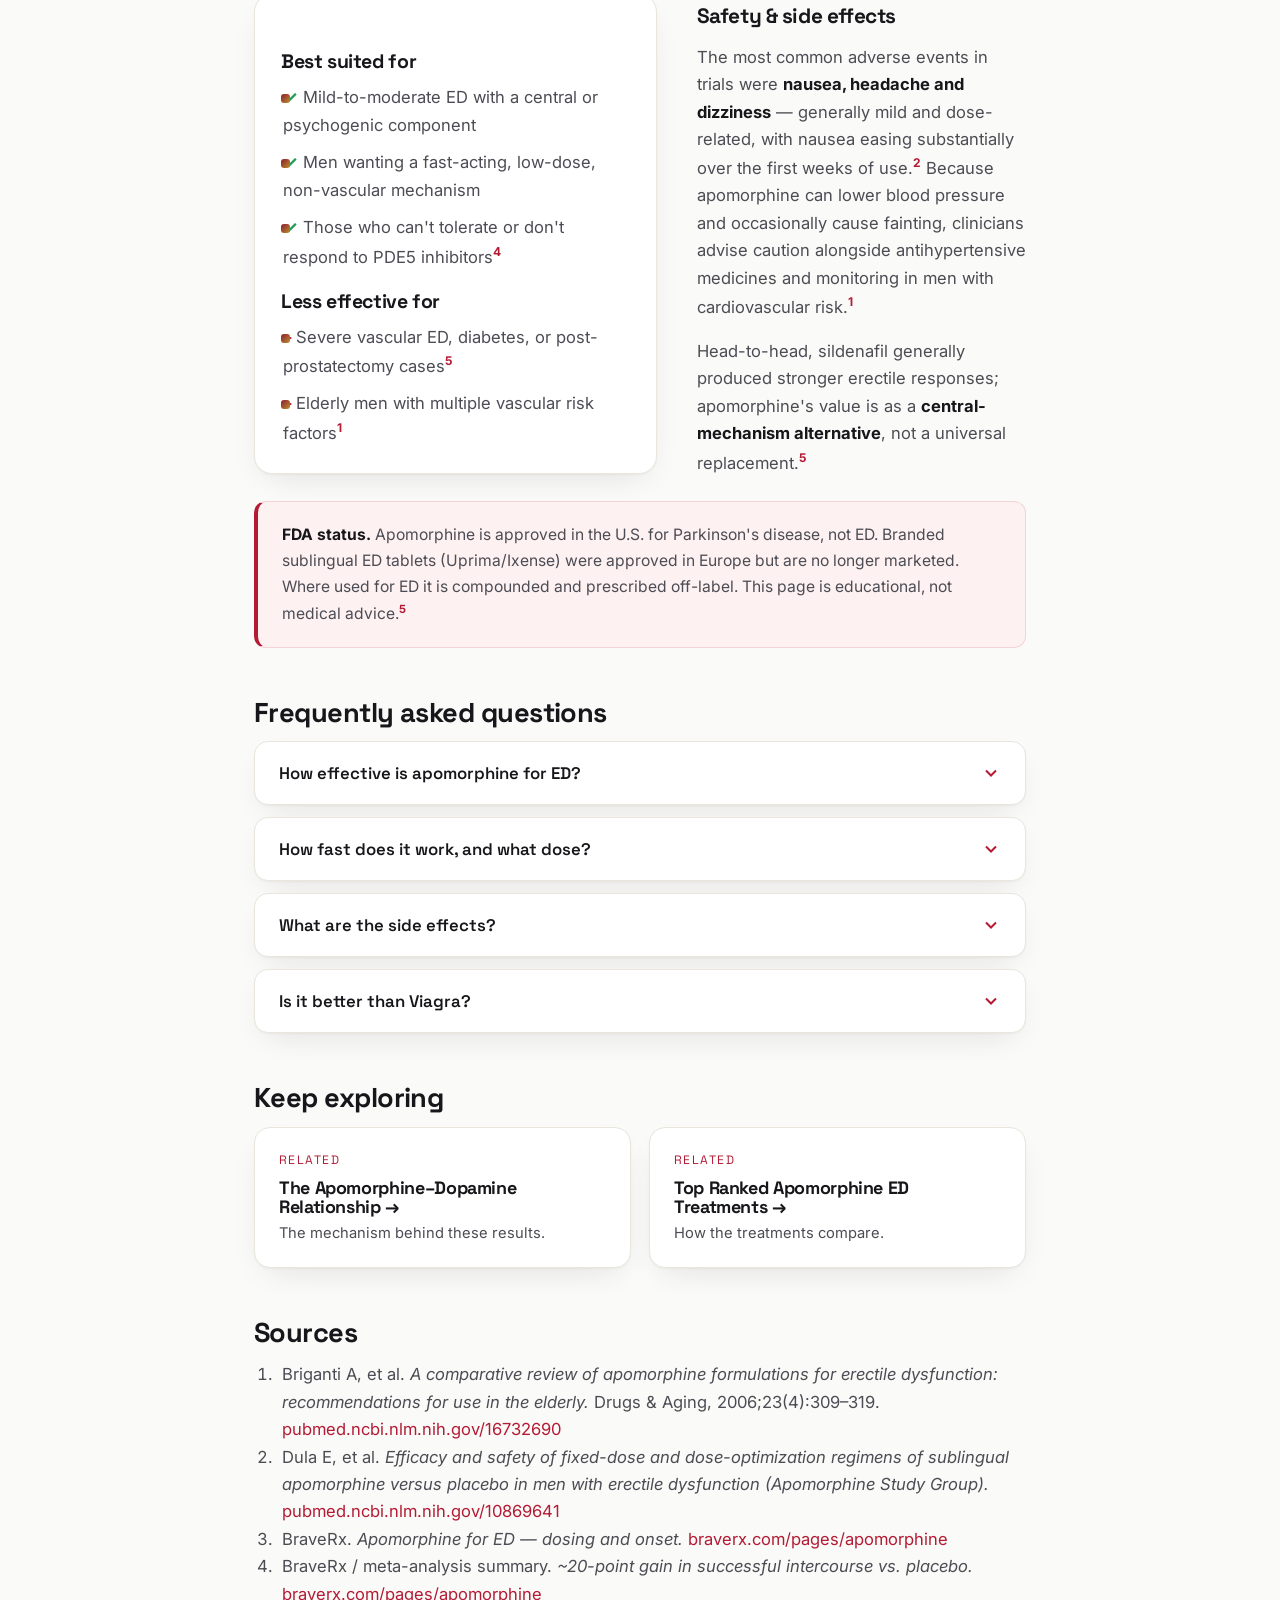
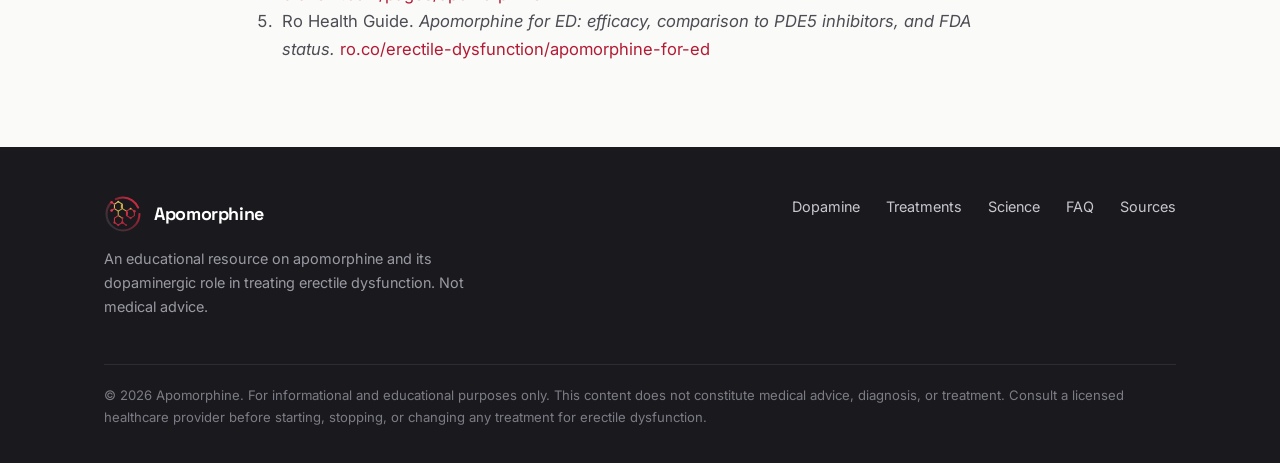
<file: apomorphine-ed/index.html>
<!DOCTYPE html>
<html lang="en">
<head>
<!-- Google tag (gtag.js) -->
<script async src="https://www.googletagmanager.com/gtag/js?id=G-L80E359ZR2"></script>
<script>
  window.dataLayer = window.dataLayer || [];
  function gtag(){dataLayer.push(arguments);}
  gtag('js', new Date());

  gtag('config', 'G-L80E359ZR2');
</script>
<meta charset="UTF-8">
<meta name="viewport" content="width=device-width, initial-scale=1.0">
<title>Apomorphine for Erectile Dysfunction — The Clinical Evidence</title>
<meta name="description" content="What the clinical research shows on apomorphine for ED: trial efficacy (48–53% vs 35% placebo), dosing, onset time, side effects, and who benefits most. Cited.">
<link rel="canonical" href="https://www.apomorphine.com/apomorphine-ed/">
<meta name="robots" content="index, follow, max-image-preview:large, max-snippet:-1, max-video-preview:-1">
<meta name="googlebot" content="index, follow">
<meta name="theme-color" content="#8E1B2E">
<meta name="author" content="Apomorphine">
<meta property="og:type" content="article">
<meta property="og:site_name" content="Apomorphine">
<meta property="og:locale" content="en_US">
<meta property="og:title" content="Apomorphine for Erectile Dysfunction — The Clinical Evidence">
<meta property="og:description" content="What the clinical research shows on apomorphine for ED: trial efficacy (48–53% vs 35% placebo), dosing, onset time, side effects, and who benefits most. Cited.">
<meta property="og:url" content="https://www.apomorphine.com/apomorphine-ed/">
<meta property="og:image" content="https://www.apomorphine.com/assets/img/og-image.png">
<meta property="og:image:type" content="image/png">
<meta property="og:image:width" content="1200">
<meta property="og:image:height" content="630">
<meta property="og:image:alt" content="Apomorphine molecular structure — the dopamine-first approach to ED">
<meta name="twitter:card" content="summary_large_image">
<meta name="twitter:title" content="Apomorphine for Erectile Dysfunction — The Clinical Evidence">
<meta name="twitter:description" content="What the clinical research shows on apomorphine for ED: trial efficacy (48–53% vs 35% placebo), dosing, onset time, side effects, and who benefits most. Cited.">
<meta name="twitter:image" content="https://www.apomorphine.com/assets/img/og-image.png">
<meta name="twitter:image:alt" content="Apomorphine molecular structure">
<link rel="icon" type="image/svg+xml" href="../assets/img/logo.svg">
<link rel="preconnect" href="https://fonts.googleapis.com">
<link rel="preconnect" href="https://fonts.gstatic.com" crossorigin>
<link href="https://fonts.googleapis.com/css2?family=Space+Grotesk:wght@500;600;700&family=Inter:wght@400;500;600&display=swap" rel="stylesheet">
<link rel="stylesheet" href="../assets/styles.css">
</head>
<body>

<header class="site-header">
  <div class="wrap nav">
    <a class="brand" href="../"><img src="../assets/img/logo.svg" alt="Apomorphine molecule logo"><span>Apomorphine</span></a>
    <nav class="nav-links">
      <a href="../apomorphine-dopamine/">Dopamine</a>
      <a href="../ranked-apomorphine/">Treatments</a>
      <a href="../apomorphine-ed/">Science</a>
      <a href="#faq">FAQ</a>
      <a class="nav-cta" href="../ranked-apomorphine/">See Treatments</a>
    </nav>
  </div>
</header>

<main>
<section class="page-hero">
  <div class="wrap">
    <p class="crumbs"><a href="../">Home</a> / <span>Apomorphine for Erectile Dysfunction</span></p>
    <p class="eyebrow">The evidence</p>
    <h1>Apomorphine for Erectile Dysfunction</h1>
    <p class="sub">Decades of placebo-controlled trials — plus a 2006 review naming sublingual apomorphine a viable first-line option — make the clinical case. Here's what the data shows on efficacy, dosing, onset, and who benefits most.</p>
  </div>
</section>

<article class="article">
  <div class="wrap prose">

    <p>Apomorphine is among the most-studied <strong>centrally-acting</strong> treatments for erectile dysfunction. Unlike PDE5 inhibitors that act on penile blood vessels, it begins arousal in the brain — and multiple randomized trials have tested whether that translates into real-world erections.<a href="#s1" class="cite">1</a></p>

    <div class="stats-band reveal" style="margin:30px 0 8px">
      <div class="s"><b>48–53%</b><span>Attempts with erections firm enough for intercourse (vs. 35% placebo)<a href="#s2" class="cite">2</a></span></div>
      <div class="s"><b>~16–23</b><span>Median minutes to erection with stimulation<a href="#s3" class="cite">3</a></span></div>
      <div class="s"><b>2 &amp; 4 mg</b><span>Doses with the best therapeutic index<a href="#s2" class="cite">2</a></span></div>
      <div class="s"><b>569</b><span>Men in the pivotal 8-week randomized trial<a href="#s2" class="cite">2</a></span></div>
    </div>

    <h2>What the trials found</h2>
    <p>In an 8-week, multicenter, double-blind randomized trial of <strong>569 men</strong>, every active sublingual apomorphine regimen beat placebo. Between <strong>48% and 53%</strong> of attempts produced an erection firm enough for intercourse, versus <strong>35%</strong> on placebo, and 45–51% of attempts ended in intercourse versus 33% — all statistically significant (P ≤ 0.001).<a href="#s2" class="cite">2</a> A later meta-analysis summarized the effect as roughly a <strong>20-percentage-point gain</strong> in successful intercourse over placebo.<a href="#s4" class="cite">4</a></p>

    <div class="pull reveal">A 2006 comparative review concluded sublingual apomorphine offers the <span>best balance of efficacy, safety and tolerability</span> among its formulations — and stands as a viable first-line option alongside PDE5 inhibitors.<a href="#s1" class="cite">1</a></div>

    <h2>Dosing &amp; onset</h2>
    <ul class="reveal">
      <li><strong>Dose.</strong> Effective at just <strong>2–4&nbsp;mg</strong> sublingually; pooled data flagged 2 and 4&nbsp;mg as the most acceptable therapeutic index.<a href="#s2" class="cite">2</a></li>
      <li><strong>Onset.</strong> Rapid — a median of about <strong>16–23 minutes</strong> to erection with sexual stimulation, since the sublingual route bypasses first-pass metabolism.<a href="#s3" class="cite">3</a></li>
      <li><strong>Route.</strong> Sublingual only; swallowed apomorphine is largely inactivated before it can act.<a href="#s1" class="cite">1</a></li>
    </ul>

    <h2>Who benefits most</h2>
    <div class="summary-grid" style="margin:8px 0">
      <div class="pathway-card reveal">
        <h3 style="margin-bottom:12px">Best suited for</h3>
        <ul style="list-style:none;padding:0;margin:0;display:grid;gap:10px">
          <li style="display:block;color:var(--ink-soft);padding-left:2px"><span style="color:#1f9d55;font-weight:700">✓</span> Mild-to-moderate ED with a central or psychogenic component</li>
          <li style="display:block;color:var(--ink-soft);padding-left:2px"><span style="color:#1f9d55;font-weight:700">✓</span> Men wanting a fast-acting, low-dose, non-vascular mechanism</li>
          <li style="display:block;color:var(--ink-soft);padding-left:2px"><span style="color:#1f9d55;font-weight:700">✓</span> Those who can't tolerate or don't respond to PDE5 inhibitors<a href="#s4" class="cite">4</a></li>
        </ul>
        <h3 style="margin:20px 0 12px">Less effective for</h3>
        <ul style="list-style:none;padding:0;margin:0;display:grid;gap:10px">
          <li style="display:block;color:var(--ink-soft);padding-left:2px"><span style="color:var(--crimson);font-weight:700">–</span> Severe vascular ED, diabetes, or post-prostatectomy cases<a href="#s5" class="cite">5</a></li>
          <li style="display:block;color:var(--ink-soft);padding-left:2px"><span style="color:var(--crimson);font-weight:700">–</span> Elderly men with multiple vascular risk factors<a href="#s1" class="cite">1</a></li>
        </ul>
      </div>
      <div class="reveal">
        <h3 style="font-size:1.3rem;margin-bottom:12px">Safety &amp; side effects</h3>
        <p style="color:var(--ink-soft)">The most common adverse events in trials were <strong>nausea, headache and dizziness</strong> — generally mild and dose-related, with nausea easing substantially over the first weeks of use.<a href="#s2" class="cite">2</a> Because apomorphine can lower blood pressure and occasionally cause fainting, clinicians advise caution alongside antihypertensive medicines and monitoring in men with cardiovascular risk.<a href="#s1" class="cite">1</a></p>
        <p style="color:var(--ink-soft)">Head-to-head, sildenafil generally produced stronger erectile responses; apomorphine's value is as a <strong>central-mechanism alternative</strong>, not a universal replacement.<a href="#s5" class="cite">5</a></p>
      </div>
    </div>

    <div class="callout reveal" style="background:#FDF1F1;border-color:#f3d3d6;border-left-color:var(--crimson)">
      <b>FDA status.</b> Apomorphine is approved in the U.S. for Parkinson's disease, not ED. Branded sublingual ED tablets (Uprima/Ixense) were approved in Europe but are no longer marketed. Where used for ED it is compounded and prescribed off-label. This page is educational, not medical advice.<a href="#s5" class="cite">5</a>
    </div>

    <h2 id="faq">Frequently asked questions</h2>
    <div class="faq" style="margin:8px 0">
      <div class="faq-item">
        <button class="faq-q">How effective is apomorphine for ED?<svg class="chev" width="20" height="20" viewBox="0 0 24 24" fill="none" stroke="currentColor" stroke-width="2.4"><path d="M6 9l6 6 6-6"/></svg></button>
        <div class="faq-a"><p>In the pivotal 569-man trial, 48–53% of attempts produced an erection firm enough for intercourse versus 35% on placebo, and a meta-analysis estimated roughly a 20-point gain in successful intercourse over placebo. It works best for mild-to-moderate ED.<a href="#s2" class="cite">2</a><a href="#s4" class="cite">4</a></p></div>
      </div>
      <div class="faq-item">
        <button class="faq-q">How fast does it work, and what dose?<svg class="chev" width="20" height="20" viewBox="0 0 24 24" fill="none" stroke="currentColor" stroke-width="2.4"><path d="M6 9l6 6 6-6"/></svg></button>
        <div class="faq-a"><p>Taken sublingually at 2–4 mg, it produces an erection in a median of about 16–23 minutes with sexual stimulation. The 2 and 4 mg doses showed the most acceptable balance of effect and tolerability.<a href="#s2" class="cite">2</a><a href="#s3" class="cite">3</a></p></div>
      </div>
      <div class="faq-item">
        <button class="faq-q">What are the side effects?<svg class="chev" width="20" height="20" viewBox="0 0 24 24" fill="none" stroke="currentColor" stroke-width="2.4"><path d="M6 9l6 6 6-6"/></svg></button>
        <div class="faq-a"><p>Most commonly nausea, headache and dizziness — usually mild and dose-related, with nausea diminishing over the first weeks. It can lower blood pressure, so use caution with blood-pressure medication and under medical supervision.<a href="#s1" class="cite">1</a><a href="#s2" class="cite">2</a></p></div>
      </div>
      <div class="faq-item">
        <button class="faq-q">Is it better than Viagra?<svg class="chev" width="20" height="20" viewBox="0 0 24 24" fill="none" stroke="currentColor" stroke-width="2.4"><path d="M6 9l6 6 6-6"/></svg></button>
        <div class="faq-a"><p>Not universally — in comparisons, sildenafil generally produced stronger erectile responses. Apomorphine's advantage is a different, central mechanism, making it an option for men with a psychogenic component or who can't use PDE5 inhibitors.<a href="#s5" class="cite">5</a></p></div>
      </div>
    </div>

    <h2>Keep exploring</h2>
    <div class="next-cards">
      <a class="next-card" href="../apomorphine-dopamine/">
        <div class="k">Related</div><h4>The Apomorphine–Dopamine Relationship →</h4>
        <p>The mechanism behind these results.</p>
      </a>
      <a class="next-card" href="../ranked-apomorphine/">
        <div class="k">Related</div><h4>Top Ranked Apomorphine ED Treatments →</h4>
        <p>How the treatments compare.</p>
      </a>
    </div>

    <h2 id="sources">Sources</h2>
    <ol class="sources" style="padding-left:22px">
      <li id="s1">Briganti A, et al. <em>A comparative review of apomorphine formulations for erectile dysfunction: recommendations for use in the elderly.</em> Drugs &amp; Aging, 2006;23(4):309–319. <a href="https://pubmed.ncbi.nlm.nih.gov/16732690/" target="_blank" rel="noopener">pubmed.ncbi.nlm.nih.gov/16732690</a></li>
      <li id="s2">Dula E, et al. <em>Efficacy and safety of fixed-dose and dose-optimization regimens of sublingual apomorphine versus placebo in men with erectile dysfunction (Apomorphine Study Group).</em> <a href="https://pubmed.ncbi.nlm.nih.gov/10869641/" target="_blank" rel="noopener">pubmed.ncbi.nlm.nih.gov/10869641</a></li>
      <li id="s3">BraveRx. <em>Apomorphine for ED — dosing and onset.</em> <a href="https://braverx.com/pages/apomorphine" target="_blank" rel="noopener">braverx.com/pages/apomorphine</a></li>
      <li id="s4">BraveRx / meta-analysis summary. <em>~20-point gain in successful intercourse vs. placebo.</em> <a href="https://braverx.com/pages/apomorphine" target="_blank" rel="noopener">braverx.com/pages/apomorphine</a></li>
      <li id="s5">Ro Health Guide. <em>Apomorphine for ED: efficacy, comparison to PDE5 inhibitors, and FDA status.</em> <a href="https://ro.co/erectile-dysfunction/apomorphine-for-ed/" target="_blank" rel="noopener">ro.co/erectile-dysfunction/apomorphine-for-ed</a></li>
    </ol>

  </div>
</article>
</main>

<footer class="site-footer">
  <div class="wrap">
    <div>
      <a class="brand" href="../"><img src="../assets/img/logo.svg" alt="" width="34" height="34"><span>Apomorphine</span></a>
      <p>An educational resource on apomorphine and its dopaminergic role in treating erectile dysfunction. Not medical advice.</p>
    </div>
    <div class="f-links">
      <a href="../apomorphine-dopamine/">Dopamine</a>
      <a href="../ranked-apomorphine/">Treatments</a>
      <a href="../apomorphine-ed/">Science</a>
      <a href="#faq">FAQ</a>
      <a href="../#sources">Sources</a>
    </div>
    <div class="copy">© 2026 Apomorphine. For informational and educational purposes only. This content does not constitute medical advice, diagnosis, or treatment. Consult a licensed healthcare provider before starting, stopping, or changing any treatment for erectile dysfunction.</div>
  </div>
</footer>

<script src="../assets/app.js"></script>
<script type="application/ld+json">
{
  "@context": "https://schema.org",
  "@type": "MedicalWebPage",
  "@id": "https://www.apomorphine.com/apomorphine-ed/#webpage",
  "url": "https://www.apomorphine.com/apomorphine-ed/",
  "name": "Apomorphine for Erectile Dysfunction — The Clinical Evidence",
  "description": "What the clinical research shows on apomorphine for ED: trial efficacy (48–53% vs 35% placebo), dosing, onset time, side effects, and who benefits most. Cited.",
  "inLanguage": "en",
  "isPartOf": {
    "@id": "https://www.apomorphine.com/#website"
  },
  "publisher": {
    "@id": "https://www.apomorphine.com/#organization"
  },
  "lastReviewed": "2026-07-18",
  "primaryImageOfPage": "https://www.apomorphine.com/assets/img/og-image.png",
  "about": {
    "@type": "Substance",
    "name": "Apomorphine",
    "description": "A centrally-acting dopamine (D1/D2) agonist studied as a low-dose sublingual treatment for erectile dysfunction.",
    "sameAs": [
      "https://en.wikipedia.org/wiki/Apomorphine",
      "https://pubchem.ncbi.nlm.nih.gov/compound/6005"
    ]
  }
}
</script>
<script type="application/ld+json">
{
  "@context": "https://schema.org",
  "@type": "BreadcrumbList",
  "itemListElement": [
    {
      "@type": "ListItem",
      "position": 1,
      "name": "Home",
      "item": "https://www.apomorphine.com/"
    },
    {
      "@type": "ListItem",
      "position": 2,
      "name": "Apomorphine for Erectile Dysfunction",
      "item": "https://www.apomorphine.com/apomorphine-ed/"
    }
  ]
}
</script>
<script type="application/ld+json">
{
  "@context": "https://schema.org",
  "@type": "FAQPage",
  "mainEntity": [
    {
      "@type": "Question",
      "name": "How effective is apomorphine for ED?",
      "acceptedAnswer": {
        "@type": "Answer",
        "text": "In the pivotal 569-man trial, 48–53% of attempts produced an erection firm enough for intercourse versus 35% on placebo, and a meta-analysis estimated roughly a 20-point gain in successful intercourse over placebo. It works best for mild-to-moderate ED."
      }
    },
    {
      "@type": "Question",
      "name": "How fast does it work, and what dose?",
      "acceptedAnswer": {
        "@type": "Answer",
        "text": "Taken sublingually at 2–4 mg, it produces an erection in a median of about 16–23 minutes with sexual stimulation. The 2 and 4 mg doses showed the most acceptable balance of effect and tolerability."
      }
    },
    {
      "@type": "Question",
      "name": "What are the side effects?",
      "acceptedAnswer": {
        "@type": "Answer",
        "text": "Most commonly nausea, headache and dizziness — usually mild and dose-related, with nausea diminishing over the first weeks. It can lower blood pressure, so use caution with blood-pressure medication and under medical supervision."
      }
    },
    {
      "@type": "Question",
      "name": "Is it better than Viagra?",
      "acceptedAnswer": {
        "@type": "Answer",
        "text": "Not universally — in comparisons, sildenafil generally produced stronger erectile responses. Apomorphine's advantage is a different, central mechanism, making it an option for men with a psychogenic component or who can't use PDE5 inhibitors."
      }
    }
  ]
}
</script>
</body>
</html>
</file>
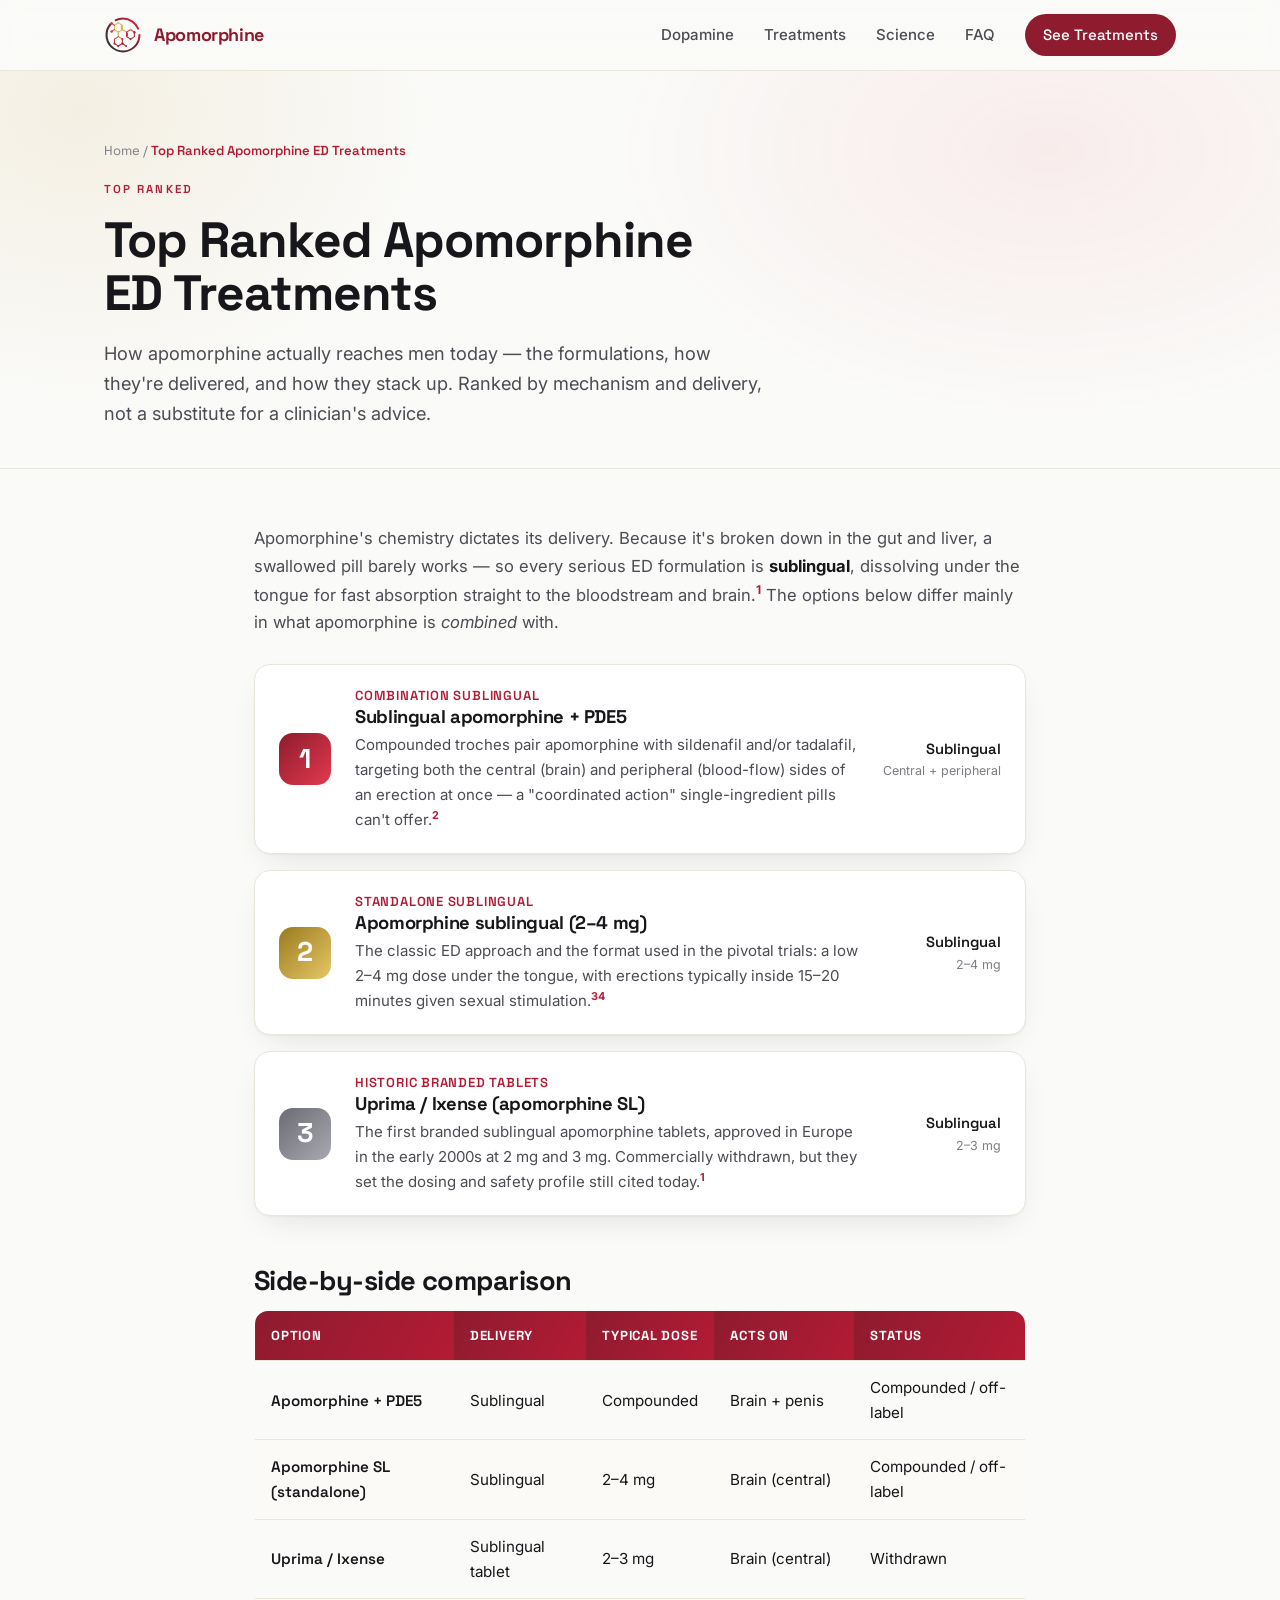
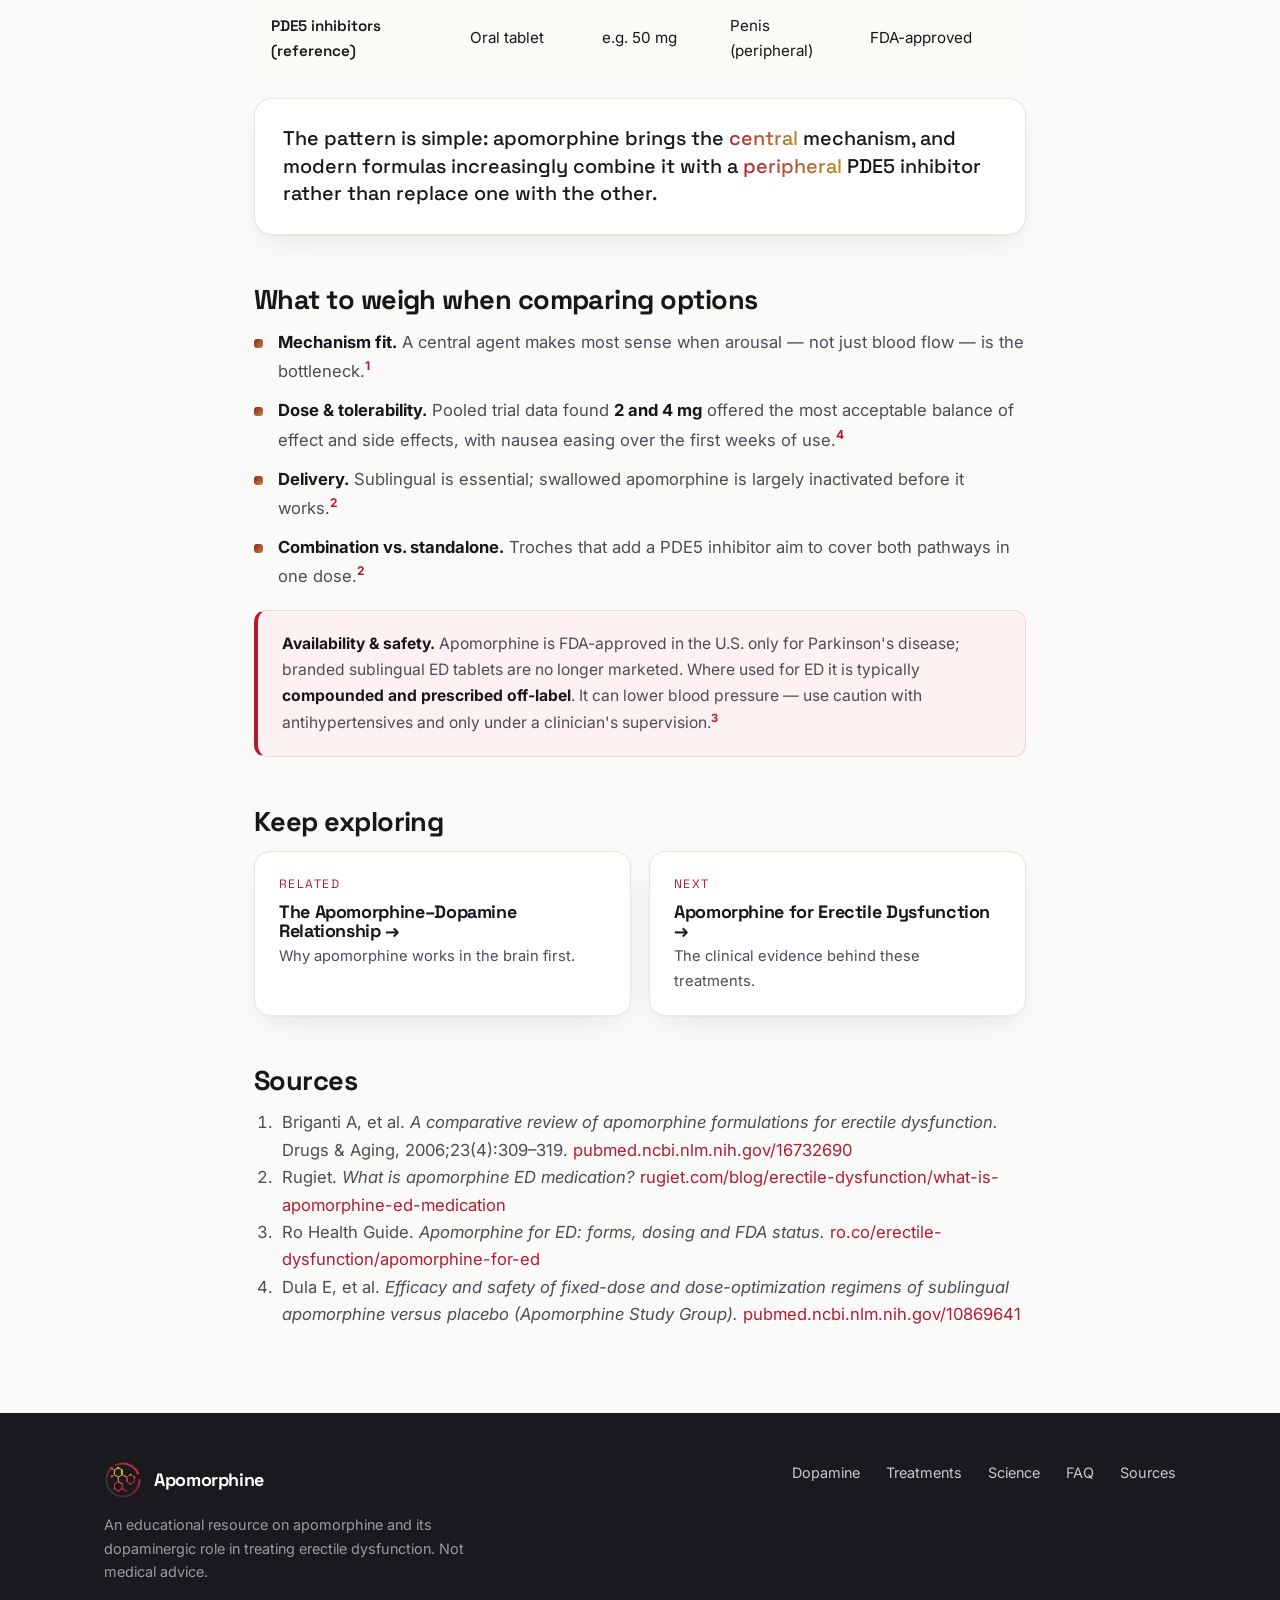
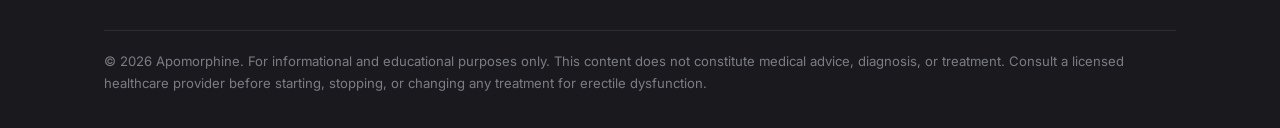
<file: ranked-apomorphine/index.html>
<!DOCTYPE html>
<html lang="en">
<head>
<!-- Google tag (gtag.js) -->
<script async src="https://www.googletagmanager.com/gtag/js?id=G-L80E359ZR2"></script>
<script>
  window.dataLayer = window.dataLayer || [];
  function gtag(){dataLayer.push(arguments);}
  gtag('js', new Date());

  gtag('config', 'G-L80E359ZR2');
</script>
<meta charset="UTF-8">
<meta name="viewport" content="width=device-width, initial-scale=1.0">
<title>Top Ranked Apomorphine ED Treatments — Formulations Compared</title>
<meta name="description" content="Apomorphine ED treatments compared: combination sublingual troches with PDE5, standalone 2-4 mg sublingual dosing, and the historic Uprima/Ixense tablets.">
<link rel="canonical" href="https://www.apomorphine.com/ranked-apomorphine/">
<meta name="robots" content="index, follow, max-image-preview:large, max-snippet:-1, max-video-preview:-1">
<meta name="googlebot" content="index, follow">
<meta name="theme-color" content="#8E1B2E">
<meta name="author" content="Apomorphine">
<meta property="og:type" content="article">
<meta property="og:site_name" content="Apomorphine">
<meta property="og:locale" content="en_US">
<meta property="og:title" content="Top Ranked Apomorphine ED Treatments — Formulations Compared">
<meta property="og:description" content="Apomorphine ED treatments compared: combination sublingual troches with PDE5, standalone 2-4 mg sublingual dosing, and the historic Uprima/Ixense tablets.">
<meta property="og:url" content="https://www.apomorphine.com/ranked-apomorphine/">
<meta property="og:image" content="https://www.apomorphine.com/assets/img/og-image.png">
<meta property="og:image:type" content="image/png">
<meta property="og:image:width" content="1200">
<meta property="og:image:height" content="630">
<meta property="og:image:alt" content="Apomorphine molecular structure — the dopamine-first approach to ED">
<meta name="twitter:card" content="summary_large_image">
<meta name="twitter:title" content="Top Ranked Apomorphine ED Treatments — Formulations Compared">
<meta name="twitter:description" content="Apomorphine ED treatments compared: combination sublingual troches with PDE5, standalone 2-4 mg sublingual dosing, and the historic Uprima/Ixense tablets.">
<meta name="twitter:image" content="https://www.apomorphine.com/assets/img/og-image.png">
<meta name="twitter:image:alt" content="Apomorphine molecular structure">
<link rel="icon" type="image/svg+xml" href="../assets/img/logo.svg">
<link rel="preconnect" href="https://fonts.googleapis.com">
<link rel="preconnect" href="https://fonts.gstatic.com" crossorigin>
<link href="https://fonts.googleapis.com/css2?family=Space+Grotesk:wght@500;600;700&family=Inter:wght@400;500;600&display=swap" rel="stylesheet">
<link rel="stylesheet" href="../assets/styles.css">
</head>
<body>

<header class="site-header">
  <div class="wrap nav">
    <a class="brand" href="../"><img src="../assets/img/logo.svg" alt="Apomorphine molecule logo"><span>Apomorphine</span></a>
    <nav class="nav-links">
      <a href="../apomorphine-dopamine/">Dopamine</a>
      <a href="../ranked-apomorphine/">Treatments</a>
      <a href="../apomorphine-ed/">Science</a>
      <a href="../#faq">FAQ</a>
      <a class="nav-cta" href="#ranks">See Treatments</a>
    </nav>
  </div>
</header>

<main>
<section class="page-hero">
  <div class="wrap">
    <p class="crumbs"><a href="../">Home</a> / <span>Top Ranked Apomorphine ED Treatments</span></p>
    <p class="eyebrow">Top ranked</p>
    <h1>Top Ranked Apomorphine ED Treatments</h1>
    <p class="sub">How apomorphine actually reaches men today — the formulations, how they're delivered, and how they stack up. Ranked by mechanism and delivery, not a substitute for a clinician's advice.</p>
  </div>
</section>

<article class="article">
  <div class="wrap prose">

    <p>Apomorphine's chemistry dictates its delivery. Because it's broken down in the gut and liver, a swallowed pill barely works — so every serious ED formulation is <strong>sublingual</strong>, dissolving under the tongue for fast absorption straight to the bloodstream and brain.<a href="#s1" class="cite">1</a> The options below differ mainly in what apomorphine is <em>combined</em> with.</p>

    <div id="ranks" class="ranks" style="margin:28px 0 8px">
      <div class="rank reveal">
        <div class="num">1</div>
        <div class="r-body">
          <div class="r-tag">Combination sublingual</div>
          <h4>Sublingual apomorphine + PDE5</h4>
          <p>Compounded troches pair apomorphine with sildenafil and/or tadalafil, targeting both the central (brain) and peripheral (blood-flow) sides of an erection at once — a "coordinated action" single-ingredient pills can't offer.<a href="#s2" class="cite">2</a></p>
        </div>
        <div class="r-meta"><div class="form">Sublingual</div><div class="note">Central + peripheral</div></div>
      </div>
      <div class="rank reveal">
        <div class="num">2</div>
        <div class="r-body">
          <div class="r-tag">Standalone sublingual</div>
          <h4>Apomorphine sublingual (2–4 mg)</h4>
          <p>The classic ED approach and the format used in the pivotal trials: a low 2–4&nbsp;mg dose under the tongue, with erections typically inside 15–20 minutes given sexual stimulation.<a href="#s3" class="cite">3</a><a href="#s4" class="cite">4</a></p>
        </div>
        <div class="r-meta"><div class="form">Sublingual</div><div class="note">2–4 mg</div></div>
      </div>
      <div class="rank reveal">
        <div class="num">3</div>
        <div class="r-body">
          <div class="r-tag">Historic branded tablets</div>
          <h4>Uprima / Ixense (apomorphine SL)</h4>
          <p>The first branded sublingual apomorphine tablets, approved in Europe in the early 2000s at 2&nbsp;mg and 3&nbsp;mg. Commercially withdrawn, but they set the dosing and safety profile still cited today.<a href="#s1" class="cite">1</a></p>
        </div>
        <div class="r-meta"><div class="form">Sublingual</div><div class="note">2–3 mg</div></div>
      </div>
    </div>

    <h2>Side-by-side comparison</h2>
    <div class="table-scroll reveal">
      <table class="ctable">
        <thead>
          <tr><th>Option</th><th>Delivery</th><th>Typical dose</th><th>Acts on</th><th>Status</th></tr>
        </thead>
        <tbody>
          <tr><td>Apomorphine + PDE5</td><td>Sublingual</td><td>Compounded</td><td>Brain + penis</td><td>Compounded / off-label</td></tr>
          <tr><td>Apomorphine SL (standalone)</td><td>Sublingual</td><td>2–4 mg</td><td>Brain (central)</td><td>Compounded / off-label</td></tr>
          <tr><td>Uprima / Ixense</td><td>Sublingual tablet</td><td>2–3 mg</td><td>Brain (central)</td><td>Withdrawn</td></tr>
          <tr><td>PDE5 inhibitors (reference)</td><td>Oral tablet</td><td>e.g. 50 mg</td><td>Penis (peripheral)</td><td>FDA-approved</td></tr>
        </tbody>
      </table>
    </div>

    <div class="pull reveal">The pattern is simple: apomorphine brings the <span>central</span> mechanism, and modern formulas increasingly combine it with a <span>peripheral</span> PDE5 inhibitor rather than replace one with the other.</div>

    <h2>What to weigh when comparing options</h2>
    <ul class="reveal">
      <li><strong>Mechanism fit.</strong> A central agent makes most sense when arousal — not just blood flow — is the bottleneck.<a href="#s1" class="cite">1</a></li>
      <li><strong>Dose &amp; tolerability.</strong> Pooled trial data found <strong>2 and 4&nbsp;mg</strong> offered the most acceptable balance of effect and side effects, with nausea easing over the first weeks of use.<a href="#s4" class="cite">4</a></li>
      <li><strong>Delivery.</strong> Sublingual is essential; swallowed apomorphine is largely inactivated before it works.<a href="#s2" class="cite">2</a></li>
      <li><strong>Combination vs. standalone.</strong> Troches that add a PDE5 inhibitor aim to cover both pathways in one dose.<a href="#s2" class="cite">2</a></li>
    </ul>

    <div class="callout reveal" style="background:#FDF1F1;border-color:#f3d3d6;border-left-color:var(--crimson)">
      <b>Availability &amp; safety.</b> Apomorphine is FDA-approved in the U.S. only for Parkinson's disease; branded sublingual ED tablets are no longer marketed. Where used for ED it is typically <strong>compounded and prescribed off-label</strong>. It can lower blood pressure — use caution with antihypertensives and only under a clinician's supervision.<a href="#s3" class="cite">3</a>
    </div>

    <h2>Keep exploring</h2>
    <div class="next-cards">
      <a class="next-card" href="../apomorphine-dopamine/">
        <div class="k">Related</div><h4>The Apomorphine–Dopamine Relationship →</h4>
        <p>Why apomorphine works in the brain first.</p>
      </a>
      <a class="next-card" href="../apomorphine-ed/">
        <div class="k">Next</div><h4>Apomorphine for Erectile Dysfunction →</h4>
        <p>The clinical evidence behind these treatments.</p>
      </a>
    </div>

    <h2 id="sources">Sources</h2>
    <ol class="sources" style="padding-left:22px">
      <li id="s1">Briganti A, et al. <em>A comparative review of apomorphine formulations for erectile dysfunction.</em> Drugs &amp; Aging, 2006;23(4):309–319. <a href="https://pubmed.ncbi.nlm.nih.gov/16732690/" target="_blank" rel="noopener">pubmed.ncbi.nlm.nih.gov/16732690</a></li>
      <li id="s2">Rugiet. <em>What is apomorphine ED medication?</em> <a href="https://www.rugiet.com/blog/erectile-dysfunction/what-is-apomorphine-ed-medication" target="_blank" rel="noopener">rugiet.com/blog/erectile-dysfunction/what-is-apomorphine-ed-medication</a></li>
      <li id="s3">Ro Health Guide. <em>Apomorphine for ED: forms, dosing and FDA status.</em> <a href="https://ro.co/erectile-dysfunction/apomorphine-for-ed/" target="_blank" rel="noopener">ro.co/erectile-dysfunction/apomorphine-for-ed</a></li>
      <li id="s4">Dula E, et al. <em>Efficacy and safety of fixed-dose and dose-optimization regimens of sublingual apomorphine versus placebo (Apomorphine Study Group).</em> <a href="https://pubmed.ncbi.nlm.nih.gov/10869641/" target="_blank" rel="noopener">pubmed.ncbi.nlm.nih.gov/10869641</a></li>
    </ol>

  </div>
</article>
</main>

<footer class="site-footer">
  <div class="wrap">
    <div>
      <a class="brand" href="../"><img src="../assets/img/logo.svg" alt="" width="34" height="34"><span>Apomorphine</span></a>
      <p>An educational resource on apomorphine and its dopaminergic role in treating erectile dysfunction. Not medical advice.</p>
    </div>
    <div class="f-links">
      <a href="../apomorphine-dopamine/">Dopamine</a>
      <a href="../ranked-apomorphine/">Treatments</a>
      <a href="../apomorphine-ed/">Science</a>
      <a href="../#faq">FAQ</a>
      <a href="../#sources">Sources</a>
    </div>
    <div class="copy">© 2026 Apomorphine. For informational and educational purposes only. This content does not constitute medical advice, diagnosis, or treatment. Consult a licensed healthcare provider before starting, stopping, or changing any treatment for erectile dysfunction.</div>
  </div>
</footer>

<script src="../assets/app.js"></script>
<script type="application/ld+json">
{
  "@context": "https://schema.org",
  "@type": "MedicalWebPage",
  "@id": "https://www.apomorphine.com/ranked-apomorphine/#webpage",
  "url": "https://www.apomorphine.com/ranked-apomorphine/",
  "name": "Top Ranked Apomorphine ED Treatments — Formulations Compared",
  "description": "Apomorphine ED treatments compared: combination sublingual troches with PDE5, standalone 2-4 mg sublingual dosing, and the historic Uprima/Ixense tablets.",
  "inLanguage": "en",
  "isPartOf": {
    "@id": "https://www.apomorphine.com/#website"
  },
  "publisher": {
    "@id": "https://www.apomorphine.com/#organization"
  },
  "lastReviewed": "2026-07-18",
  "primaryImageOfPage": "https://www.apomorphine.com/assets/img/og-image.png",
  "about": {
    "@type": "Substance",
    "name": "Apomorphine",
    "description": "A centrally-acting dopamine (D1/D2) agonist studied as a low-dose sublingual treatment for erectile dysfunction.",
    "sameAs": [
      "https://en.wikipedia.org/wiki/Apomorphine",
      "https://pubchem.ncbi.nlm.nih.gov/compound/6005"
    ]
  }
}
</script>
<script type="application/ld+json">
{
  "@context": "https://schema.org",
  "@type": "BreadcrumbList",
  "itemListElement": [
    {
      "@type": "ListItem",
      "position": 1,
      "name": "Home",
      "item": "https://www.apomorphine.com/"
    },
    {
      "@type": "ListItem",
      "position": 2,
      "name": "Top Ranked Apomorphine ED Treatments",
      "item": "https://www.apomorphine.com/ranked-apomorphine/"
    }
  ]
}
</script>
</body>
</html>
</file>
<file: assets/styles.css>
/* ===== Apomorphine ED — design system ===== */
:root{
  --gold:#B8912E;
  --gold-bright:#E6C766;
  --gold-soft:#F3E9CF;
  --crimson:#B31B34;
  --crimson-deep:#8E1B2E;
  --crimson-bright:#E23A4E;
  --ink:#17171B;
  --ink-soft:#4c4c54;
  --muted:#7d7d85;
  --bg:#FAFAF8;
  --bg-panel:#FFFFFF;
  --line:#EAE6DC;
  --ring:0 1px 2px rgba(23,23,27,.04), 0 12px 34px -14px rgba(23,23,27,.14);
  --ring-lift:0 2px 6px rgba(23,23,27,.06), 0 26px 60px -22px rgba(142,27,46,.28);
  --radius:18px;
  --maxw:1120px;
  --font-head:'Space Grotesk','Archivo',system-ui,sans-serif;
  --font-body:'Inter',system-ui,-apple-system,sans-serif;
}

*{box-sizing:border-box}
html{scroll-behavior:smooth}
body{
  margin:0;
  font-family:var(--font-body);
  color:var(--ink);
  background:var(--bg);
  line-height:1.65;
  -webkit-font-smoothing:antialiased;
}
img,svg{max-width:100%;height:auto;display:block}
a{color:var(--crimson);text-decoration:none}
a:hover{text-decoration:underline}

.wrap{max-width:var(--maxw);margin:0 auto;padding:0 24px}

h1,h2,h3,h4{font-family:var(--font-head);font-weight:700;letter-spacing:-.02em;line-height:1.08;color:var(--ink);margin:0}
.eyebrow{
  font-family:var(--font-head);
  text-transform:uppercase;
  letter-spacing:.18em;
  font-size:.72rem;
  font-weight:600;
  color:var(--crimson);
  margin:0 0 14px;
}

/* ===== Header ===== */
.site-header{
  position:sticky;top:0;z-index:50;
  background:rgba(250,250,248,.82);
  backdrop-filter:saturate(160%) blur(12px);
  border-bottom:1px solid var(--line);
}
.nav{display:flex;align-items:center;justify-content:space-between;height:70px}
.brand{display:flex;align-items:center;gap:12px;font-family:var(--font-head);font-weight:700;font-size:1.12rem;letter-spacing:-.02em;color:var(--ink)}
.brand:hover{text-decoration:none}
.brand img{width:38px;height:38px}
.brand span{color:var(--crimson-deep)}
.nav-links{display:flex;gap:30px;align-items:center}
.nav-links a{color:var(--ink-soft);font-weight:500;font-size:.94rem}
.nav-links a:hover{color:var(--crimson);text-decoration:none}
.nav-cta{
  background:var(--crimson-deep);color:#fff !important;
  padding:9px 18px;border-radius:999px;font-family:var(--font-head);font-weight:600;font-size:.9rem;
}
.nav-cta:hover{background:var(--crimson);text-decoration:none}
@media(max-width:820px){.nav-links a:not(.nav-cta){display:none}}
@media(max-width:560px){.nav-links{display:none}}

/* ===== Hero ===== */
.hero{position:relative;overflow:hidden;padding:64px 0 40px}
.hero::before{
  content:"";position:absolute;inset:0;z-index:0;
  background:
    radial-gradient(680px 420px at 78% 30%, rgba(226,58,78,.08), transparent 70%),
    radial-gradient(560px 480px at 12% 8%, rgba(198,162,75,.12), transparent 70%);
}
.hero .wrap{position:relative;z-index:1;display:grid;grid-template-columns:1.05fr .95fr;gap:42px;align-items:center}
.hero h1{font-size:clamp(2.3rem,5vw,3.6rem)}
.hero h1 .grad{
  background:linear-gradient(120deg,var(--crimson) 0%,var(--gold) 100%);
  -webkit-background-clip:text;background-clip:text;color:transparent;
}
.hero p.lede{font-size:1.16rem;color:var(--ink-soft);margin:20px 0 28px;max-width:38ch}
.hero-cta{display:flex;gap:14px;flex-wrap:wrap;align-items:center}
.btn{
  font-family:var(--font-head);font-weight:600;font-size:.98rem;
  padding:13px 26px;border-radius:999px;border:1.5px solid transparent;cursor:pointer;transition:.18s;
  display:inline-flex;align-items:center;gap:8px;
}
.btn-primary{background:var(--crimson-deep);color:#fff}
.btn-primary:hover{background:var(--crimson);text-decoration:none;transform:translateY(-1px)}
.btn-ghost{border-color:var(--line);color:var(--ink);background:#fff}
.btn-ghost:hover{border-color:var(--gold);text-decoration:none}
.hero-art{position:relative}
.hero-badges{display:flex;gap:16px;margin-top:30px;flex-wrap:wrap}
.hero-badges .stat{flex:0 0 auto}
.hero-badges .stat b{font-family:var(--font-head);font-size:1.42rem;color:var(--crimson-deep);display:block;line-height:1.1;white-space:nowrap}
.hero-badges .stat span{font-size:.76rem;color:var(--muted);white-space:nowrap}
@media(max-width:860px){.hero .wrap{grid-template-columns:1fr;gap:8px}.hero-art{order:-1;max-width:360px;margin:0 auto}}

/* ===== Section scaffolding ===== */
section{padding:64px 0}
.section-head{max-width:640px;margin-bottom:40px}
.section-head.center{margin-left:auto;margin-right:auto;text-align:center}
.section-head h2{font-size:clamp(1.8rem,3.6vw,2.5rem)}
.section-head p{color:var(--ink-soft);font-size:1.06rem;margin:14px 0 0}
.alt{background:var(--bg-panel);border-top:1px solid var(--line);border-bottom:1px solid var(--line)}

/* ===== Summary intro ===== */
.summary-grid{display:grid;grid-template-columns:1.1fr .9fr;gap:40px;align-items:center}
.summary-grid ul{list-style:none;padding:0;margin:18px 0 0;display:grid;gap:14px}
.summary-grid li{display:flex;gap:12px;align-items:flex-start;color:var(--ink-soft)}
.summary-grid li svg{flex:0 0 22px;margin-top:3px}
.summary-grid li b{color:var(--ink)}
.pathway-card{background:var(--bg-panel);border:1px solid var(--line);border-radius:var(--radius);padding:26px;box-shadow:var(--ring)}
.pathway-card h3{font-size:1.15rem;margin-bottom:16px}
@media(max-width:820px){.summary-grid{grid-template-columns:1fr;gap:26px}}

/* ===== Cards ===== */
.cards{display:grid;grid-template-columns:repeat(3,1fr);gap:24px}
.card{
  background:var(--bg-panel);border:1px solid var(--line);border-radius:var(--radius);
  padding:30px 28px;box-shadow:var(--ring);position:relative;overflow:hidden;
  transition:.2s;display:flex;flex-direction:column;
}
.card::before{content:"";position:absolute;top:0;left:0;right:0;height:4px;
  background:linear-gradient(90deg,var(--crimson-deep),var(--gold))}
.card:hover{transform:translateY(-4px);box-shadow:var(--ring-lift);border-color:var(--gold-soft)}
.card .icon{width:52px;height:52px;border-radius:14px;display:grid;place-items:center;margin-bottom:18px;
  background:linear-gradient(135deg,var(--gold-soft),#fff);border:1px solid var(--line)}
.card h3{font-size:1.28rem;margin-bottom:10px}
.card p{color:var(--ink-soft);font-size:.98rem;margin:0 0 18px}
.card .card-link{margin-top:auto;font-family:var(--font-head);font-weight:600;font-size:.92rem;color:var(--crimson);display:inline-flex;gap:6px;align-items:center}
.card .card-link:hover{gap:10px;text-decoration:none}
@media(max-width:900px){.cards{grid-template-columns:1fr}}

/* ===== Ranked treatments ===== */
.ranks{display:grid;gap:16px;margin-top:8px}
.rank{
  display:grid;grid-template-columns:56px 1fr auto;gap:20px;align-items:center;
  background:var(--bg-panel);border:1px solid var(--line);border-radius:16px;padding:20px 24px;box-shadow:var(--ring);transition:.18s;
}
.rank:hover{border-color:var(--gold);transform:translateX(3px)}
.rank .num{font-family:var(--font-head);font-weight:700;font-size:1.7rem;
  width:52px;height:52px;border-radius:14px;display:grid;place-items:center;color:#fff;
  background:linear-gradient(135deg,var(--crimson-deep),var(--crimson-bright))}
.rank:nth-child(2) .num{background:linear-gradient(135deg,#9a7a1f,var(--gold-bright))}
.rank:nth-child(3) .num{background:linear-gradient(135deg,#6b6b73,#a9a9b2)}
.rank .r-body h4{font-size:1.15rem;margin-bottom:3px}
.rank .r-body .r-tag{font-size:.82rem;color:var(--crimson);font-weight:600;font-family:var(--font-head);text-transform:uppercase;letter-spacing:.06em}
.rank .r-body p{margin:6px 0 0;color:var(--ink-soft);font-size:.94rem;max-width:56ch}
.rank .r-meta{text-align:right;min-width:96px}
.rank .r-meta .form{font-family:var(--font-head);font-weight:600;color:var(--ink);font-size:.92rem}
.rank .r-meta .note{font-size:.78rem;color:var(--muted)}
@media(max-width:720px){.rank{grid-template-columns:48px 1fr}.rank .r-meta{grid-column:2;text-align:left;margin-top:6px}}

/* ===== Stats band ===== */
.stats-band{display:grid;grid-template-columns:repeat(4,1fr);gap:24px;text-align:center}
.stats-band .s b{font-family:var(--font-head);font-weight:700;font-size:2.3rem;
  background:linear-gradient(120deg,var(--crimson) 0%,var(--gold) 100%);-webkit-background-clip:text;background-clip:text;color:transparent;display:block}
.stats-band .s span{color:var(--ink-soft);font-size:.92rem;display:block;margin-top:4px}
.stats-band .s sup{font-size:.6em;color:var(--crimson);font-weight:700}
@media(max-width:760px){.stats-band{grid-template-columns:repeat(2,1fr);gap:32px 16px}}

/* ===== FAQ ===== */
.faq{max-width:820px;margin:0 auto;display:grid;gap:12px}
.faq-item{background:var(--bg-panel);border:1px solid var(--line);border-radius:14px;overflow:hidden;box-shadow:var(--ring)}
.faq-q{width:100%;text-align:left;background:none;border:0;cursor:pointer;
  padding:20px 24px;font-family:var(--font-head);font-weight:600;font-size:1.05rem;color:var(--ink);
  display:flex;justify-content:space-between;align-items:center;gap:16px}
.faq-q:hover{color:var(--crimson)}
.faq-q .chev{flex:0 0 auto;transition:transform .22s;color:var(--crimson)}
.faq-item.open .faq-q .chev{transform:rotate(180deg)}
.faq-a{max-height:0;overflow:hidden;transition:max-height .28s ease}
.faq-a p{margin:0;padding:0 24px 20px;color:var(--ink-soft);font-size:.98rem}

/* ===== Sources / citations ===== */
.sources ol{margin:0;padding-left:22px;display:grid;gap:12px;color:var(--ink-soft);font-size:.92rem}
.sources li{padding-left:6px}
.sources a{word-break:break-word}
.cite{font-size:.72em;vertical-align:super;color:var(--crimson);font-weight:700;text-decoration:none}
.cite:hover{text-decoration:underline}

/* ===== Disclaimer / footer ===== */
.disclaimer{background:#FBF4EE;border:1px solid var(--gold-soft);border-left:4px solid var(--gold);border-radius:12px;padding:20px 24px;color:var(--ink-soft);font-size:.9rem}
.disclaimer b{color:var(--ink)}
.site-footer{background:#1A1A1E;color:#c7c7cf;padding:48px 0 34px;margin-top:8px}
.site-footer .wrap{display:grid;grid-template-columns:1.4fr 1fr;gap:32px;align-items:start}
.site-footer .brand{color:#fff}
.site-footer .brand span{color:#fff}
.site-footer p{font-size:.9rem;color:#9a9aa4;max-width:46ch;margin:14px 0 0}
.site-footer .f-links{display:flex;gap:26px;flex-wrap:wrap;justify-content:flex-end}
.site-footer .f-links a{color:#c7c7cf;font-size:.9rem}
.site-footer .f-links a:hover{color:var(--gold-bright)}
.site-footer .copy{grid-column:1/-1;border-top:1px solid #2c2c32;margin-top:14px;padding-top:20px;font-size:.82rem;color:#7c7c86}
@media(max-width:760px){.site-footer .wrap{grid-template-columns:1fr}.site-footer .f-links{justify-content:flex-start}}

/* ===== Article / subpage layouts ===== */
.page-hero{position:relative;overflow:hidden;padding:56px 0 40px;border-bottom:1px solid var(--line)}
.page-hero::before{content:"";position:absolute;inset:0;z-index:0;
  background:radial-gradient(620px 380px at 82% 20%, rgba(226,58,78,.07), transparent 70%),
             radial-gradient(520px 420px at 6% 10%, rgba(198,162,75,.12), transparent 70%)}
.page-hero .wrap{position:relative;z-index:1}
.crumbs{font-family:var(--font-head);font-size:.82rem;color:var(--muted);margin-bottom:18px}
.crumbs a{color:var(--muted)}
.crumbs a:hover{color:var(--crimson)}
.crumbs span{color:var(--crimson);font-weight:600}
.page-hero h1{font-size:clamp(2rem,4.4vw,3.1rem);max-width:20ch}
.page-hero .sub{font-size:1.14rem;color:var(--ink-soft);margin:18px 0 0;max-width:60ch}

.article{padding:56px 0}
.article .wrap{max-width:820px}
.prose > *{margin:0 0 20px}
.prose h2{font-size:1.7rem;margin:44px 0 14px;padding-top:6px}
.prose h3{font-size:1.22rem;margin:30px 0 10px}
.prose p,.prose li{color:var(--ink-soft);font-size:1.04rem}
.prose strong,.prose b{color:var(--ink)}
.prose ul{padding-left:0;list-style:none;display:grid;gap:12px}
.prose ul li{position:relative;padding-left:24px}
.prose ul li::before{content:"";position:absolute;left:0;top:10px;width:9px;height:9px;border-radius:3px;
  background:linear-gradient(135deg,var(--crimson-deep),var(--gold))}
.prose figure{margin:30px 0}
.prose figure img{margin:0 auto}
.prose figure figcaption{text-align:center;font-size:.86rem;color:var(--muted);margin-top:10px}
.callout{background:#FBF4EE;border:1px solid var(--gold-soft);border-left:4px solid var(--gold);
  border-radius:12px;padding:20px 24px;color:var(--ink-soft);font-size:.98rem}
.callout b{color:var(--ink)}
.pull{background:var(--bg-panel);border:1px solid var(--line);border-radius:var(--radius);
  padding:26px 28px;box-shadow:var(--ring);font-family:var(--font-head);font-weight:500;
  font-size:1.24rem;line-height:1.4;color:var(--ink)}
.pull span{background:linear-gradient(120deg,var(--crimson) 0%,var(--gold) 100%);
  -webkit-background-clip:text;background-clip:text;color:transparent}

/* comparison table */
.ctable{width:100%;border-collapse:collapse;font-size:.95rem;overflow:hidden;
  border:1px solid var(--line);border-radius:14px}
.ctable th,.ctable td{padding:14px 16px;text-align:left;border-bottom:1px solid var(--line)}
.ctable thead th{font-family:var(--font-head);font-size:.82rem;text-transform:uppercase;
  letter-spacing:.06em;color:#fff;background:linear-gradient(120deg,var(--crimson-deep),var(--crimson))}
.ctable tbody tr:last-child td{border-bottom:0}
.ctable tbody tr:nth-child(even){background:#FBFAF6}
.ctable td:first-child{font-weight:600;color:var(--ink);font-family:var(--font-head)}
.table-scroll{overflow-x:auto;border-radius:14px}

.next-cards{display:grid;grid-template-columns:1fr 1fr;gap:18px;margin-top:14px}
.next-card{background:var(--bg-panel);border:1px solid var(--line);border-radius:16px;padding:22px 24px;
  box-shadow:var(--ring);transition:.18s;display:block}
.next-card:hover{transform:translateY(-3px);box-shadow:var(--ring-lift);border-color:var(--gold-soft);text-decoration:none}
.next-card .k{font-family:var(--font-head);font-size:.76rem;text-transform:uppercase;letter-spacing:.12em;color:var(--crimson)}
.next-card h4{font-size:1.12rem;margin:8px 0 4px}
.next-card p{color:var(--ink-soft);font-size:.92rem;margin:0}
@media(max-width:680px){.next-cards{grid-template-columns:1fr}}

/* reveal on scroll */
.reveal{opacity:0;transform:translateY(16px);transition:opacity .6s ease,transform .6s ease}
.reveal.in{opacity:1;transform:none}
@media(prefers-reduced-motion:reduce){.reveal{opacity:1;transform:none;transition:none}html{scroll-behavior:auto}}
</file>
